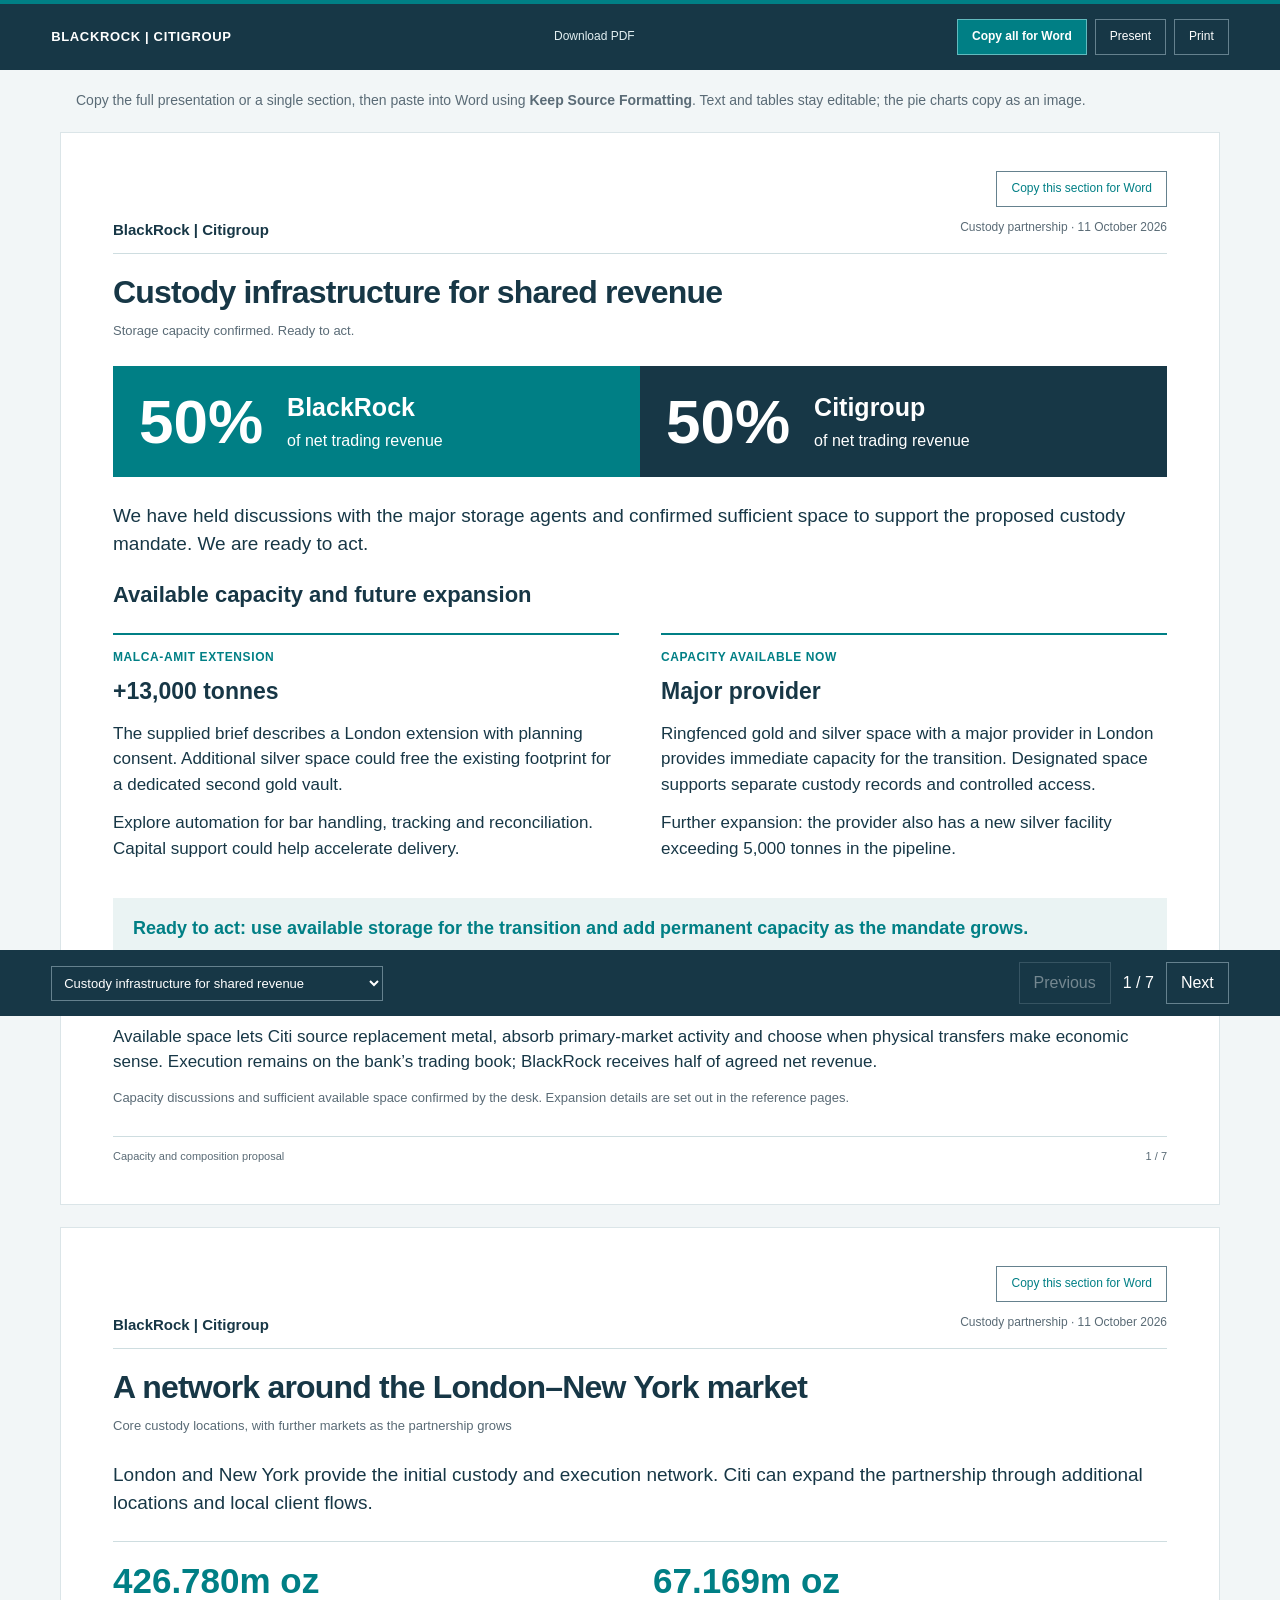
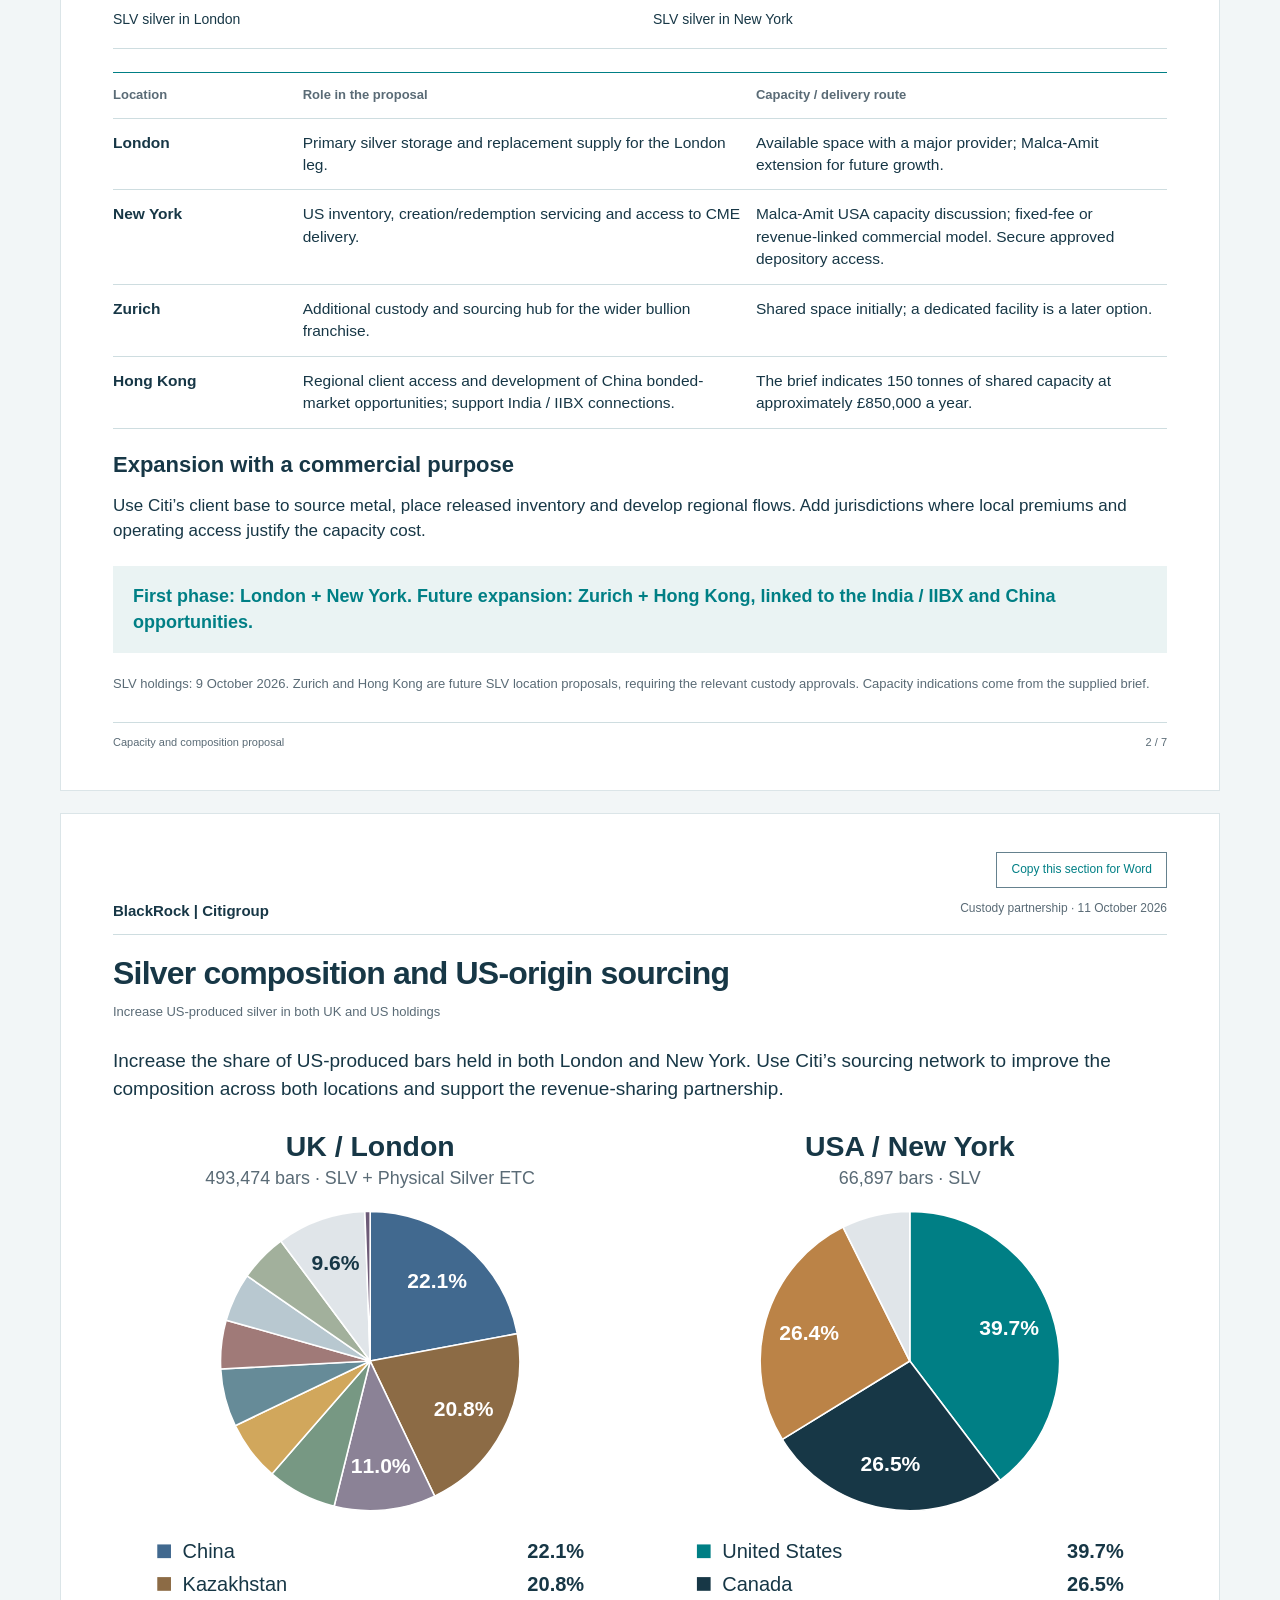
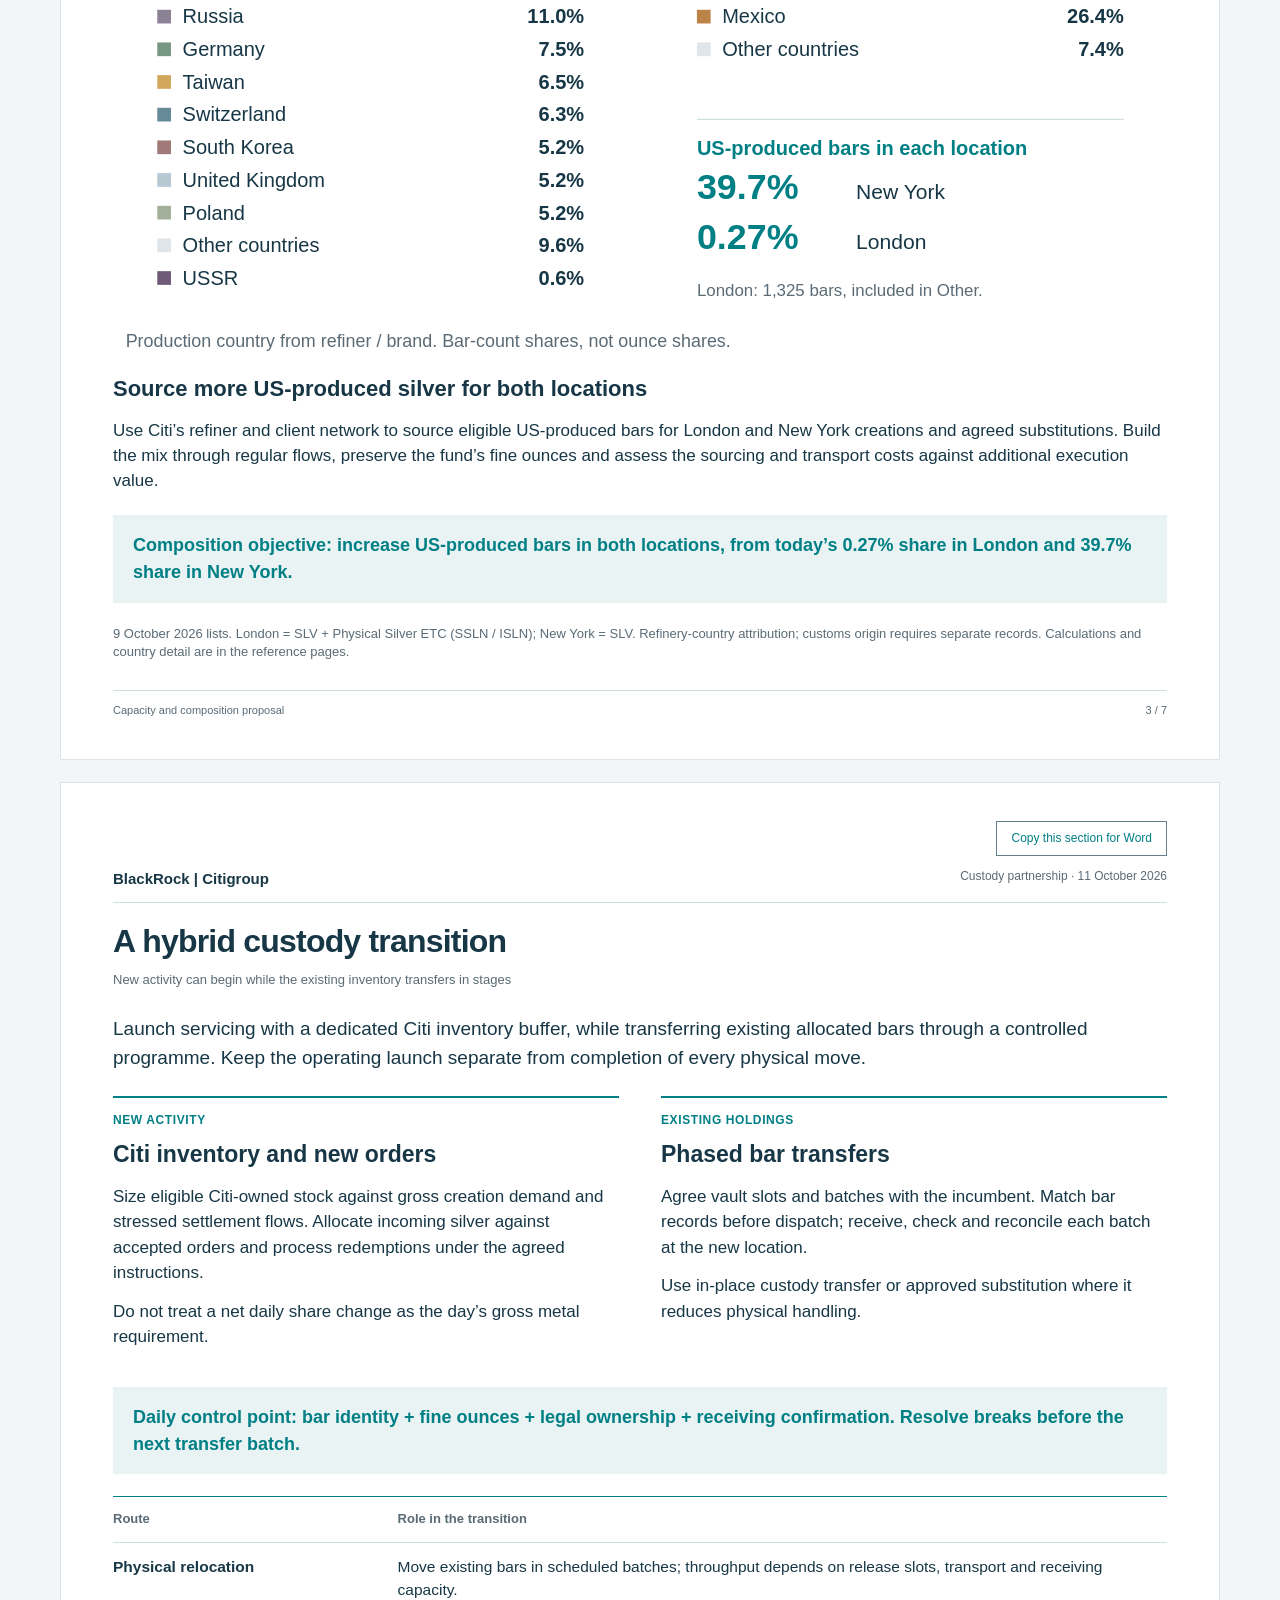
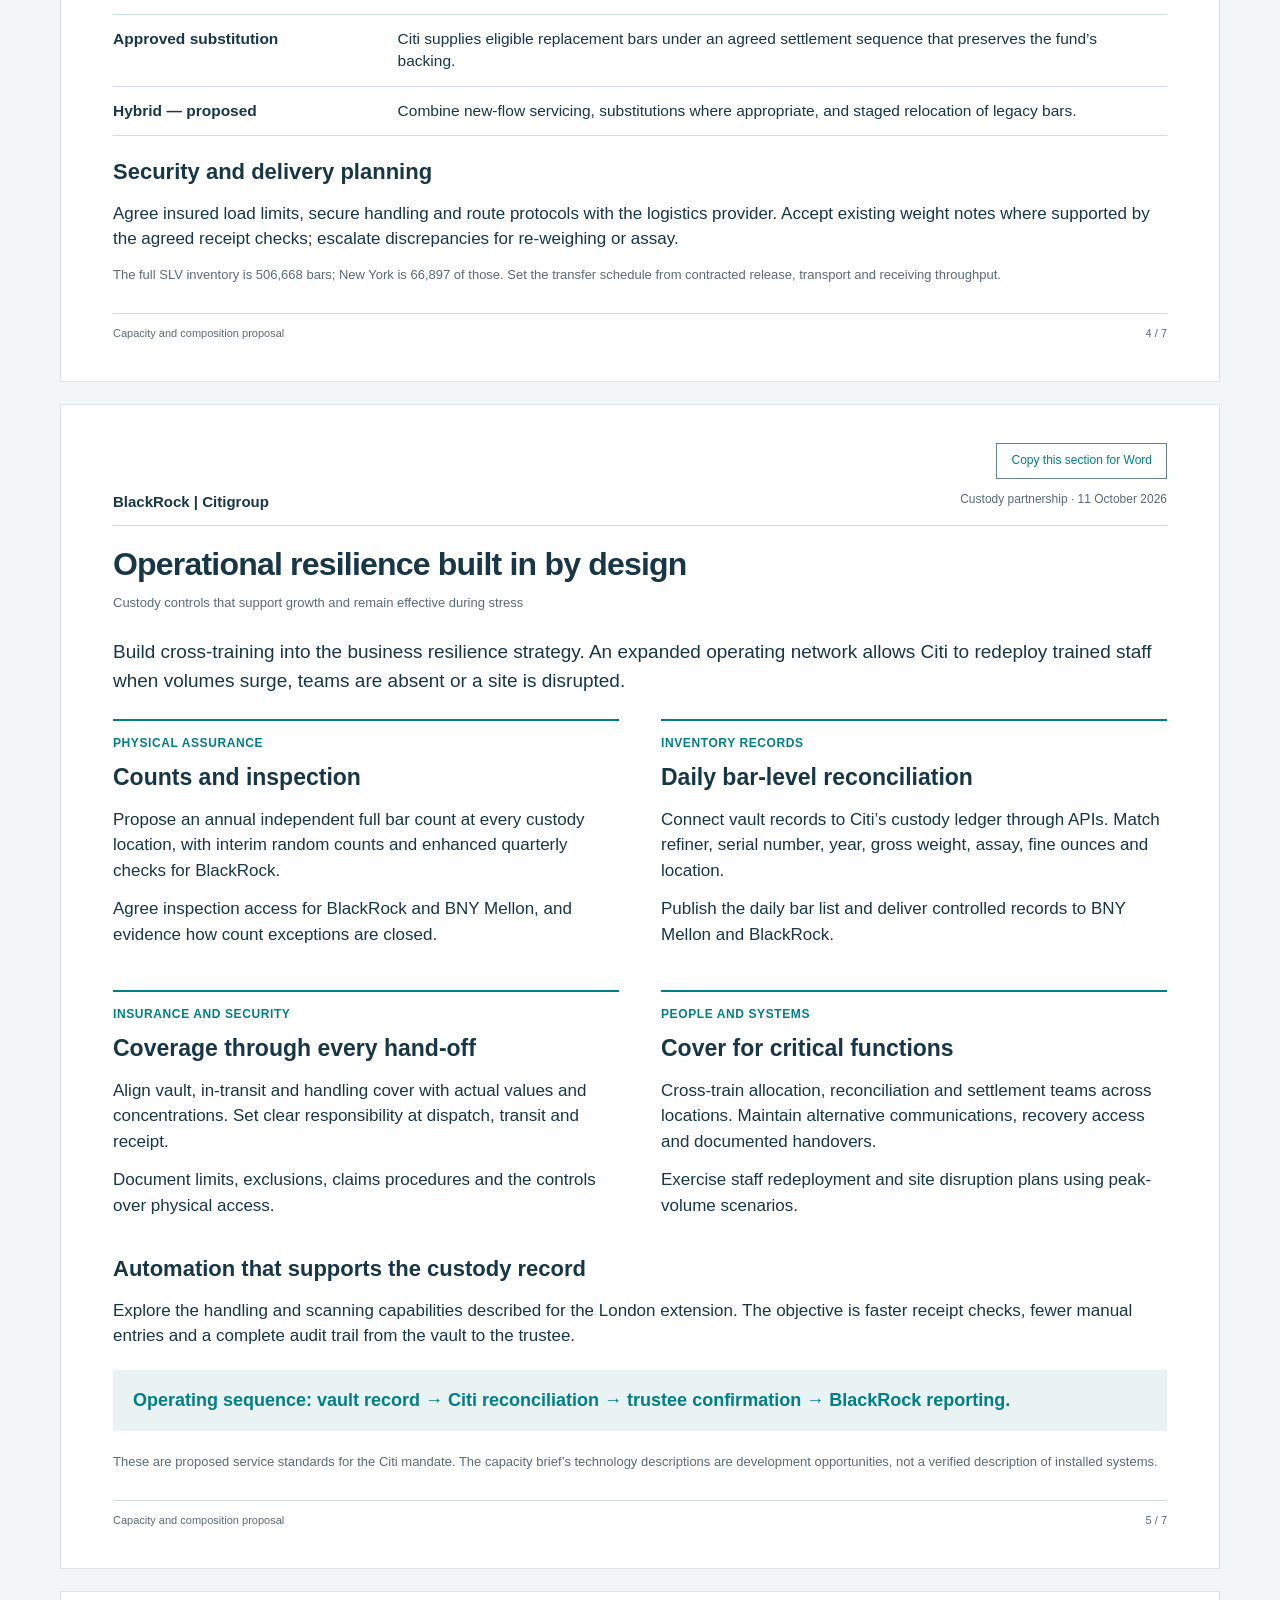
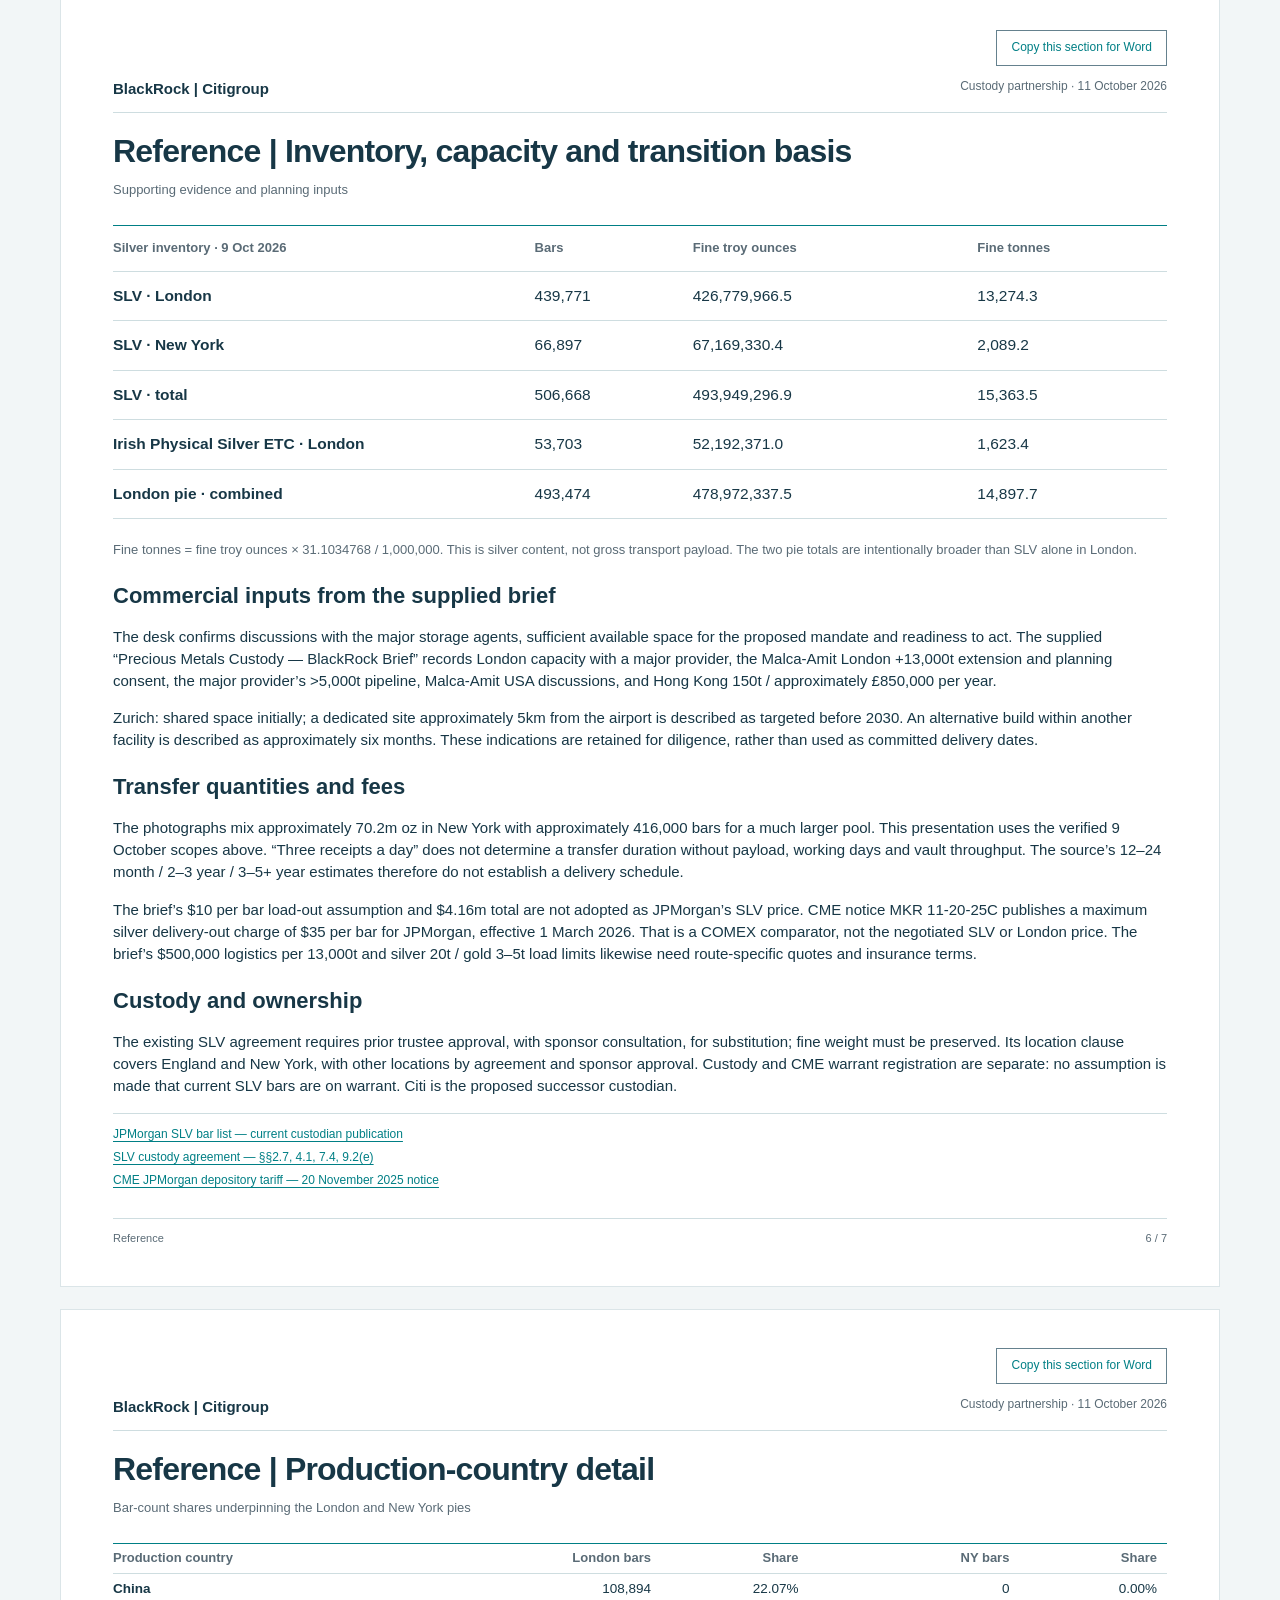
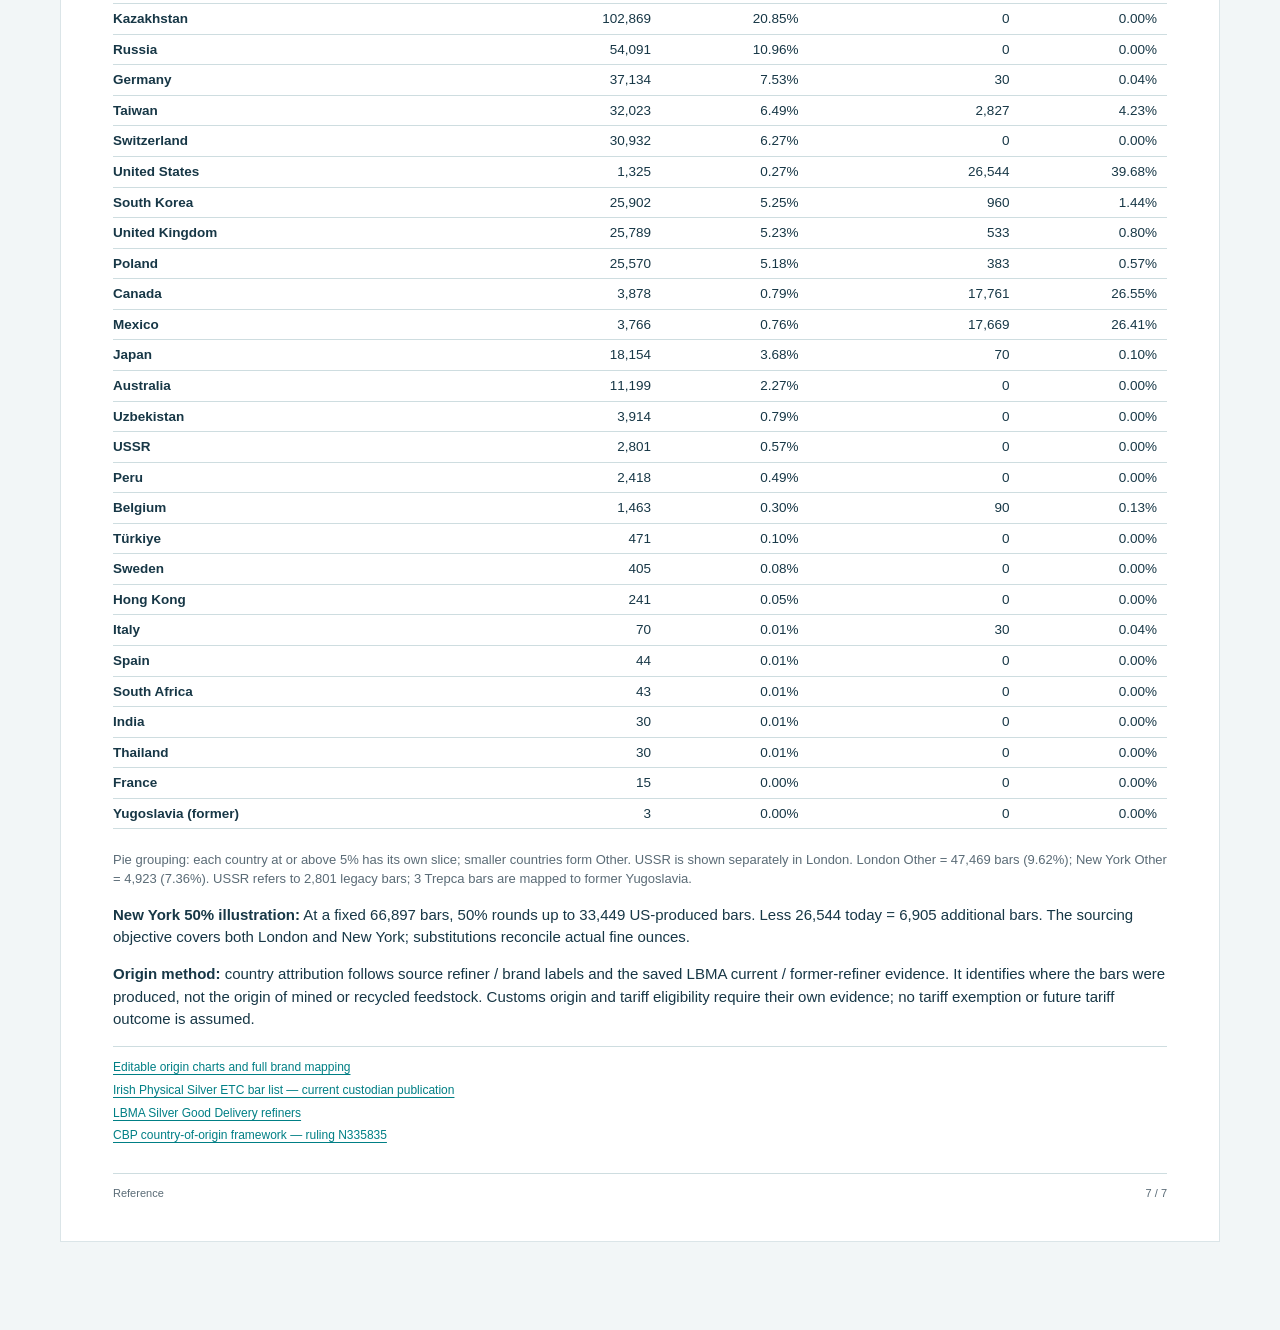
<file: index.html>
<!doctype html><html lang="en"><head><meta charset="utf-8"><meta name="viewport" content="width=device-width,initial-scale=1"><meta http-equiv="refresh" content="0; url=mathsgame/"><title>BlackRock | Citigroup</title></head><body><p><a href="mathsgame/">Open the custody capacity and silver composition presentation</a></p></body></html>
</file>
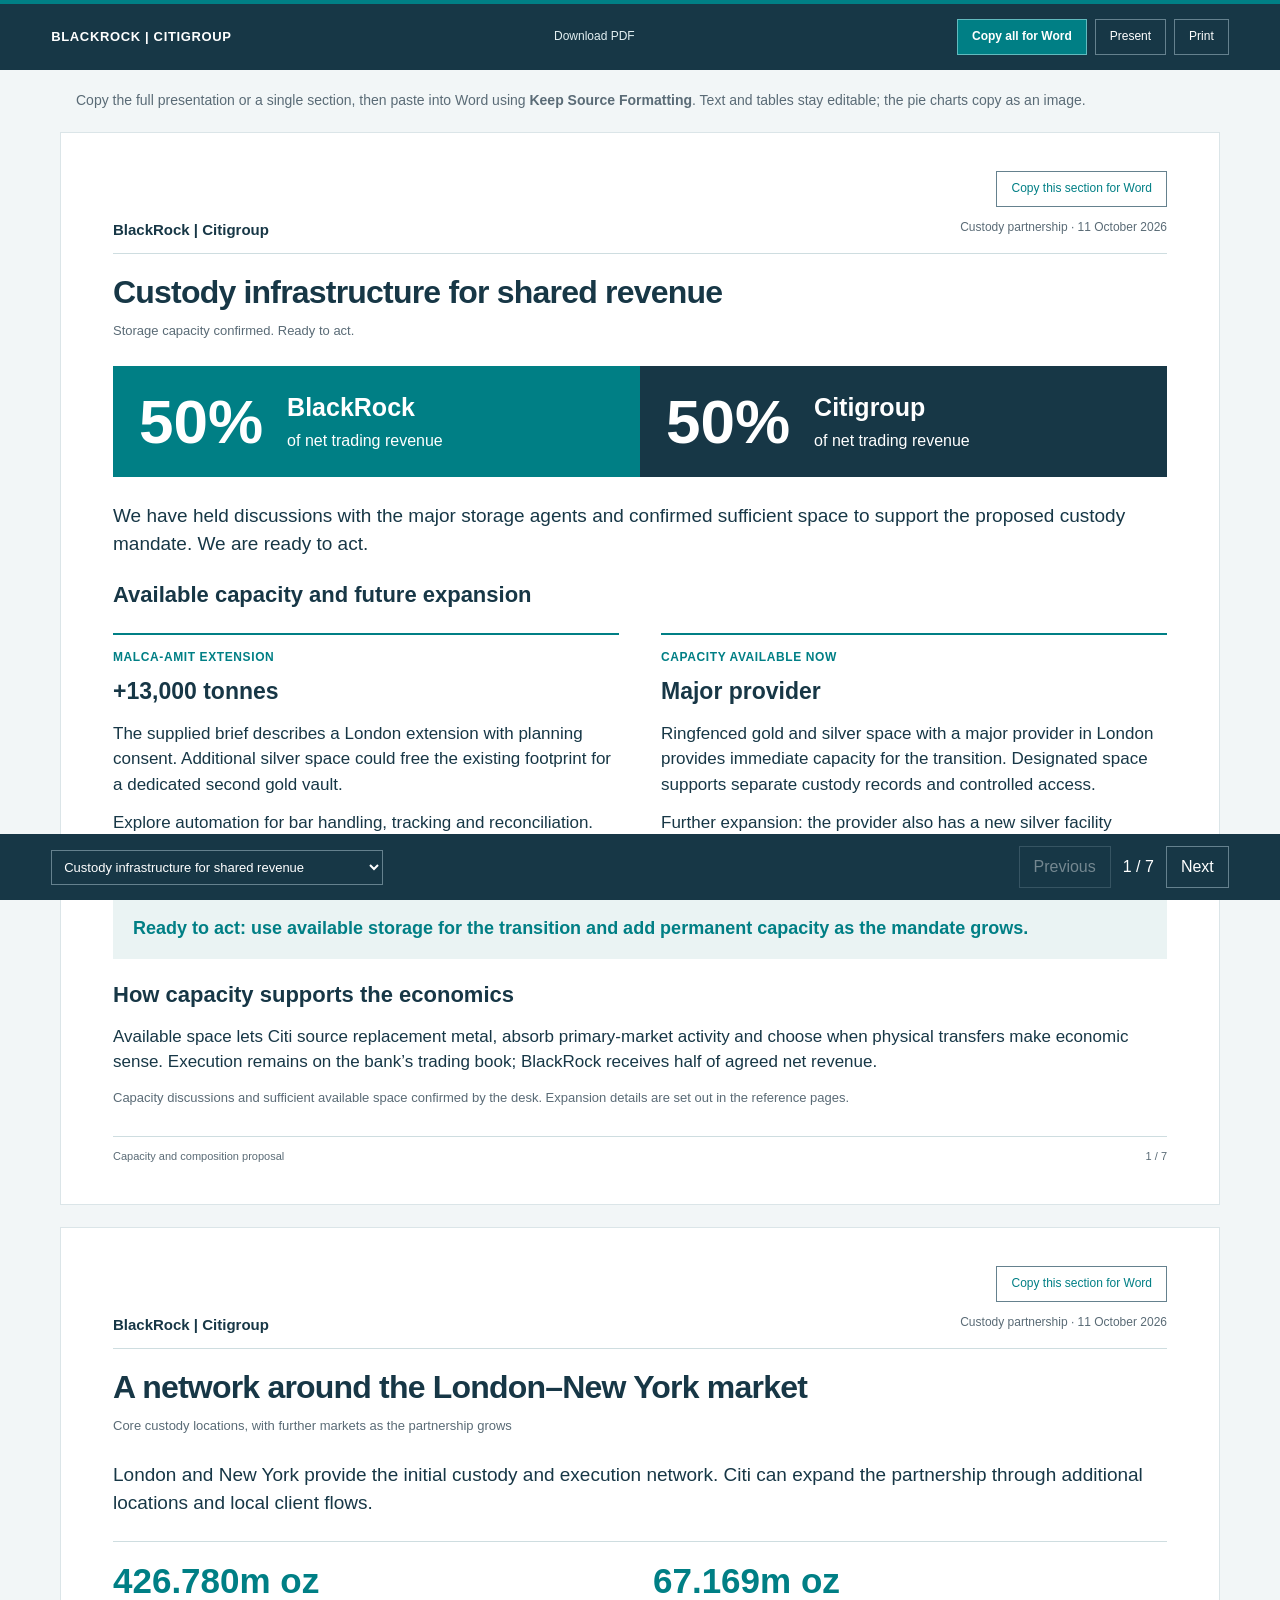
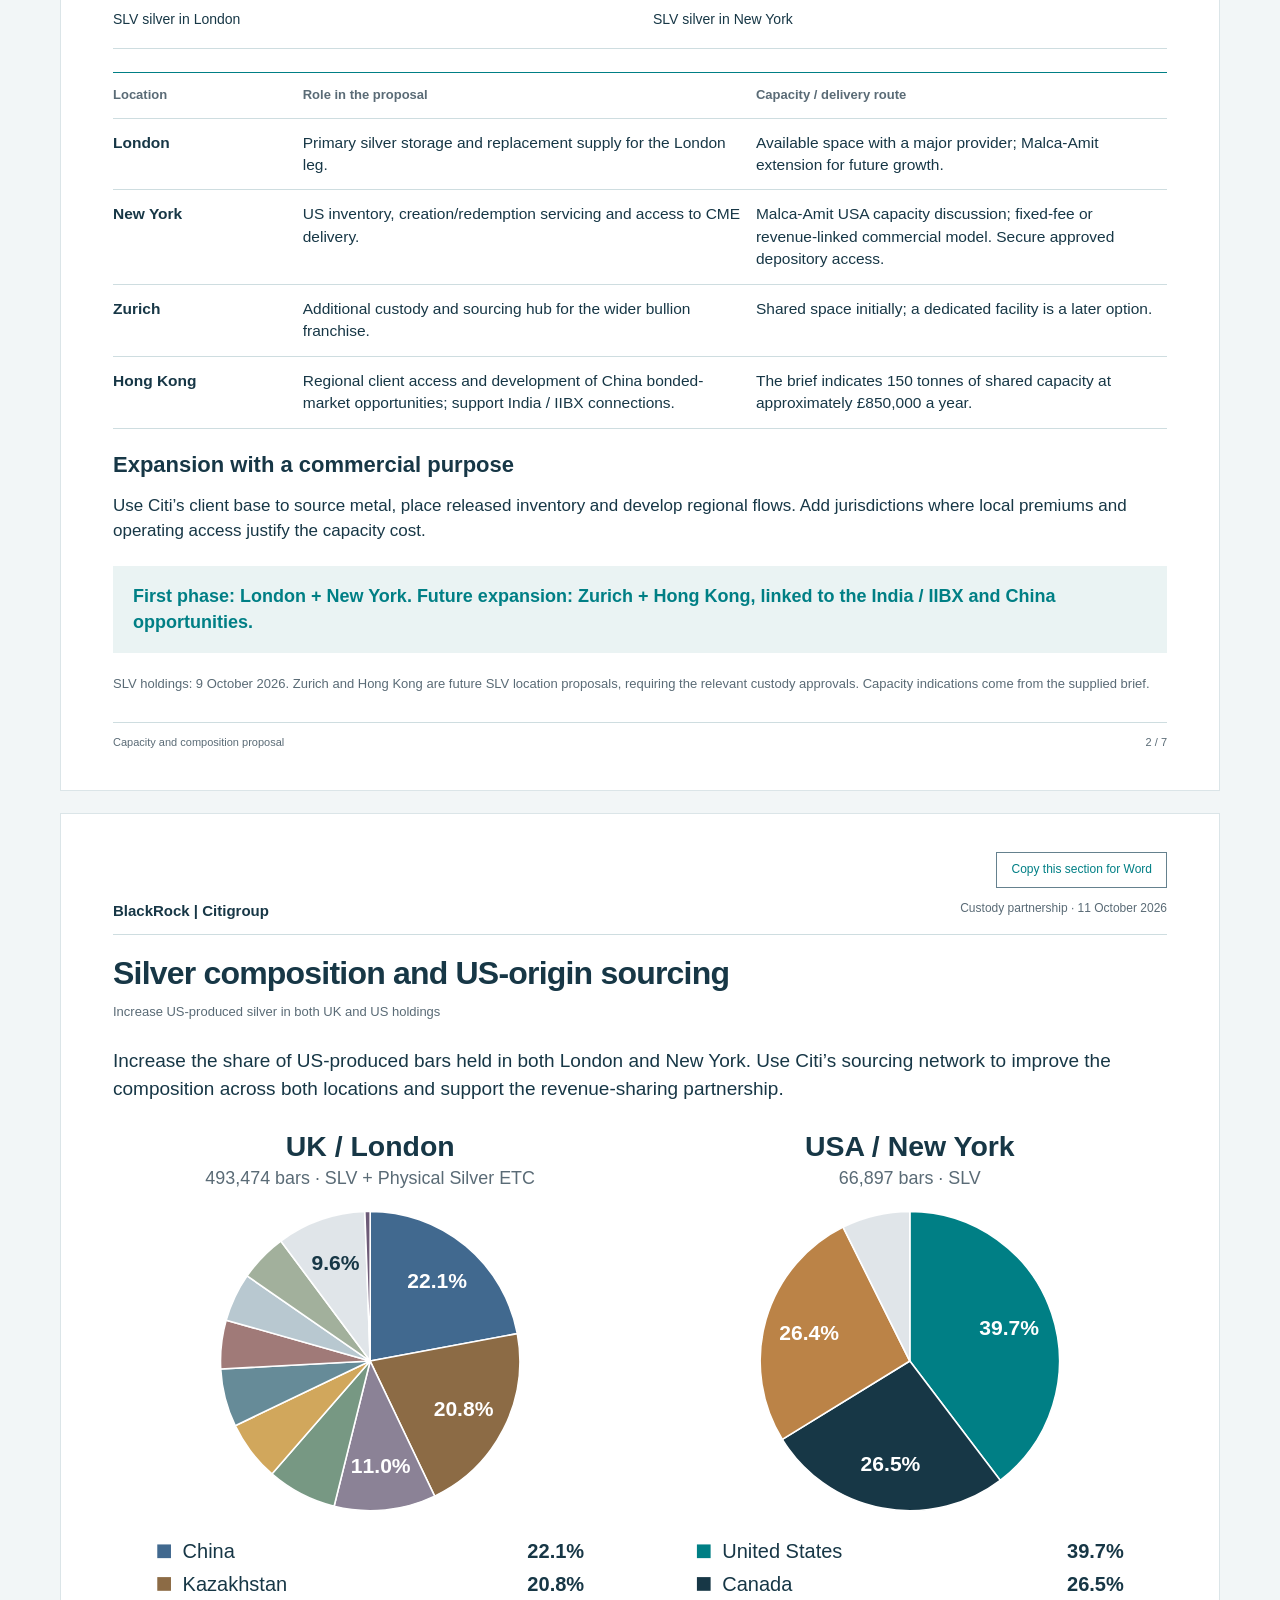
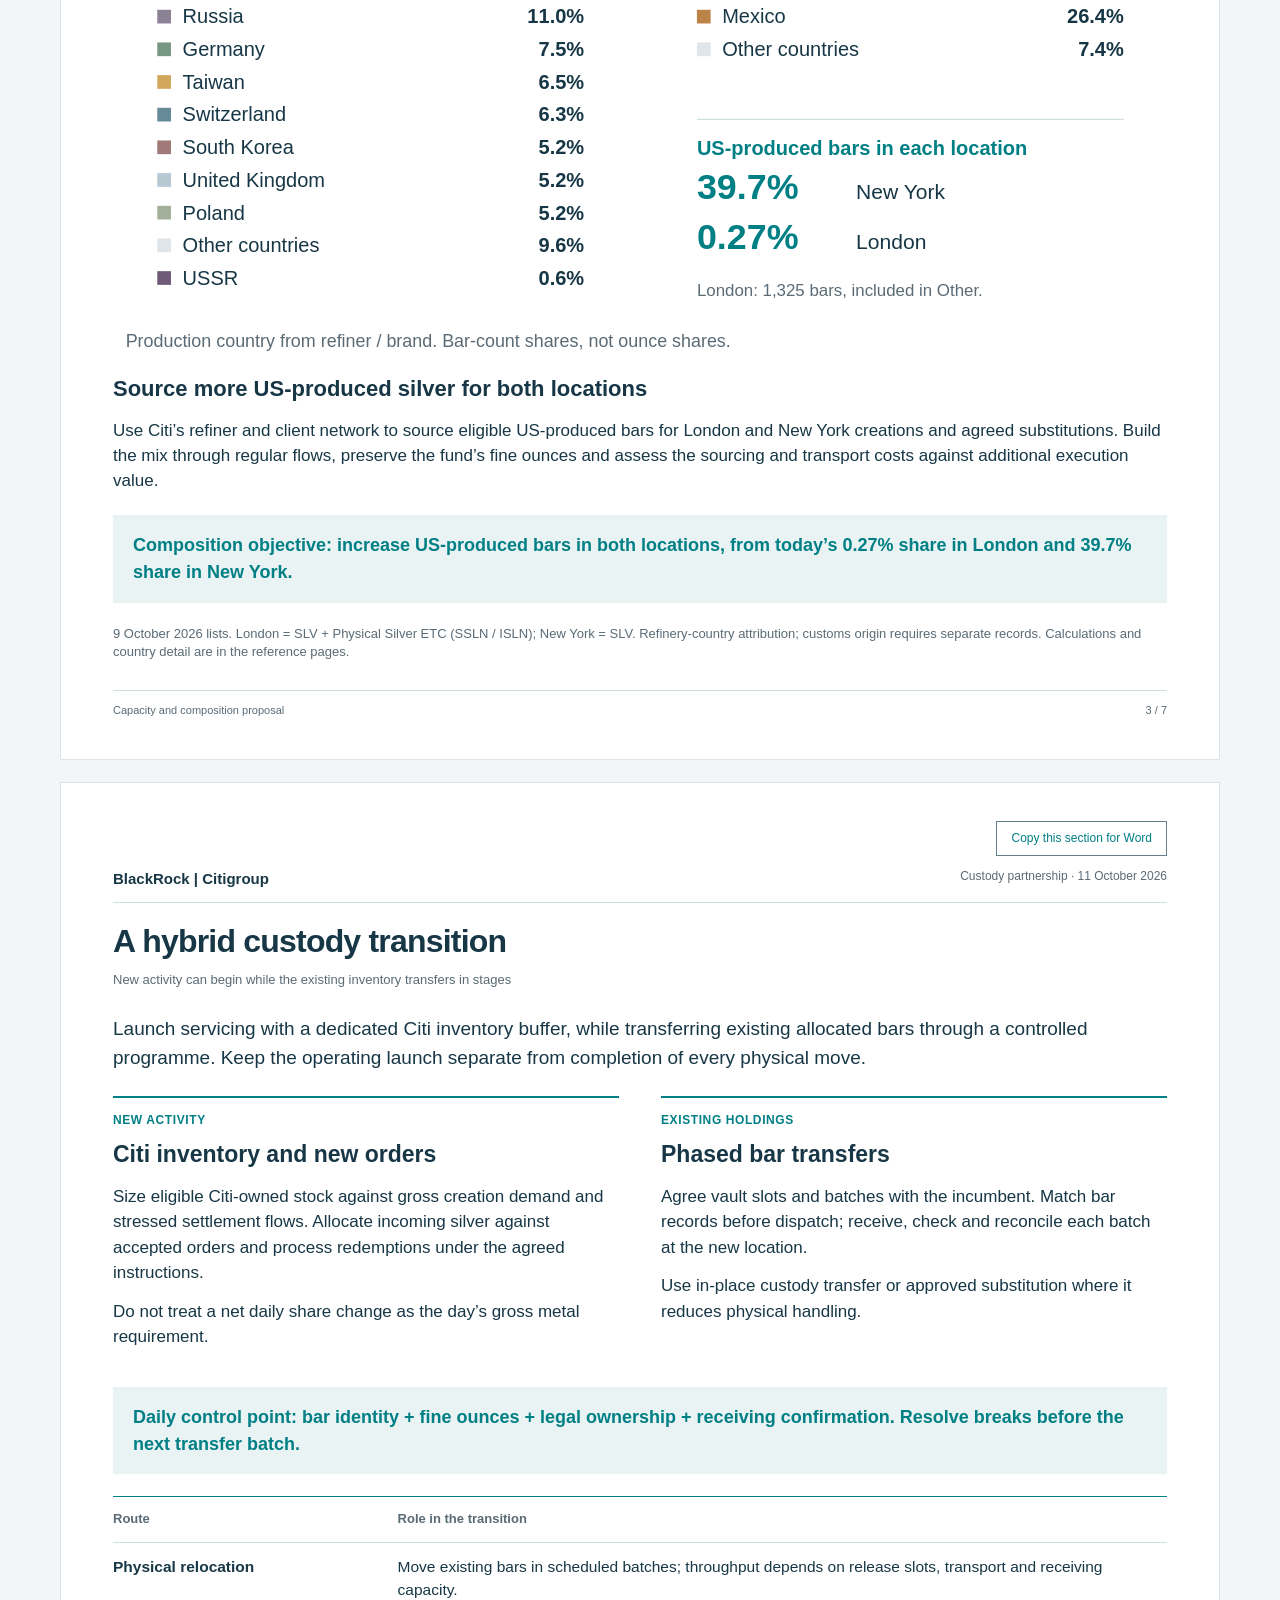
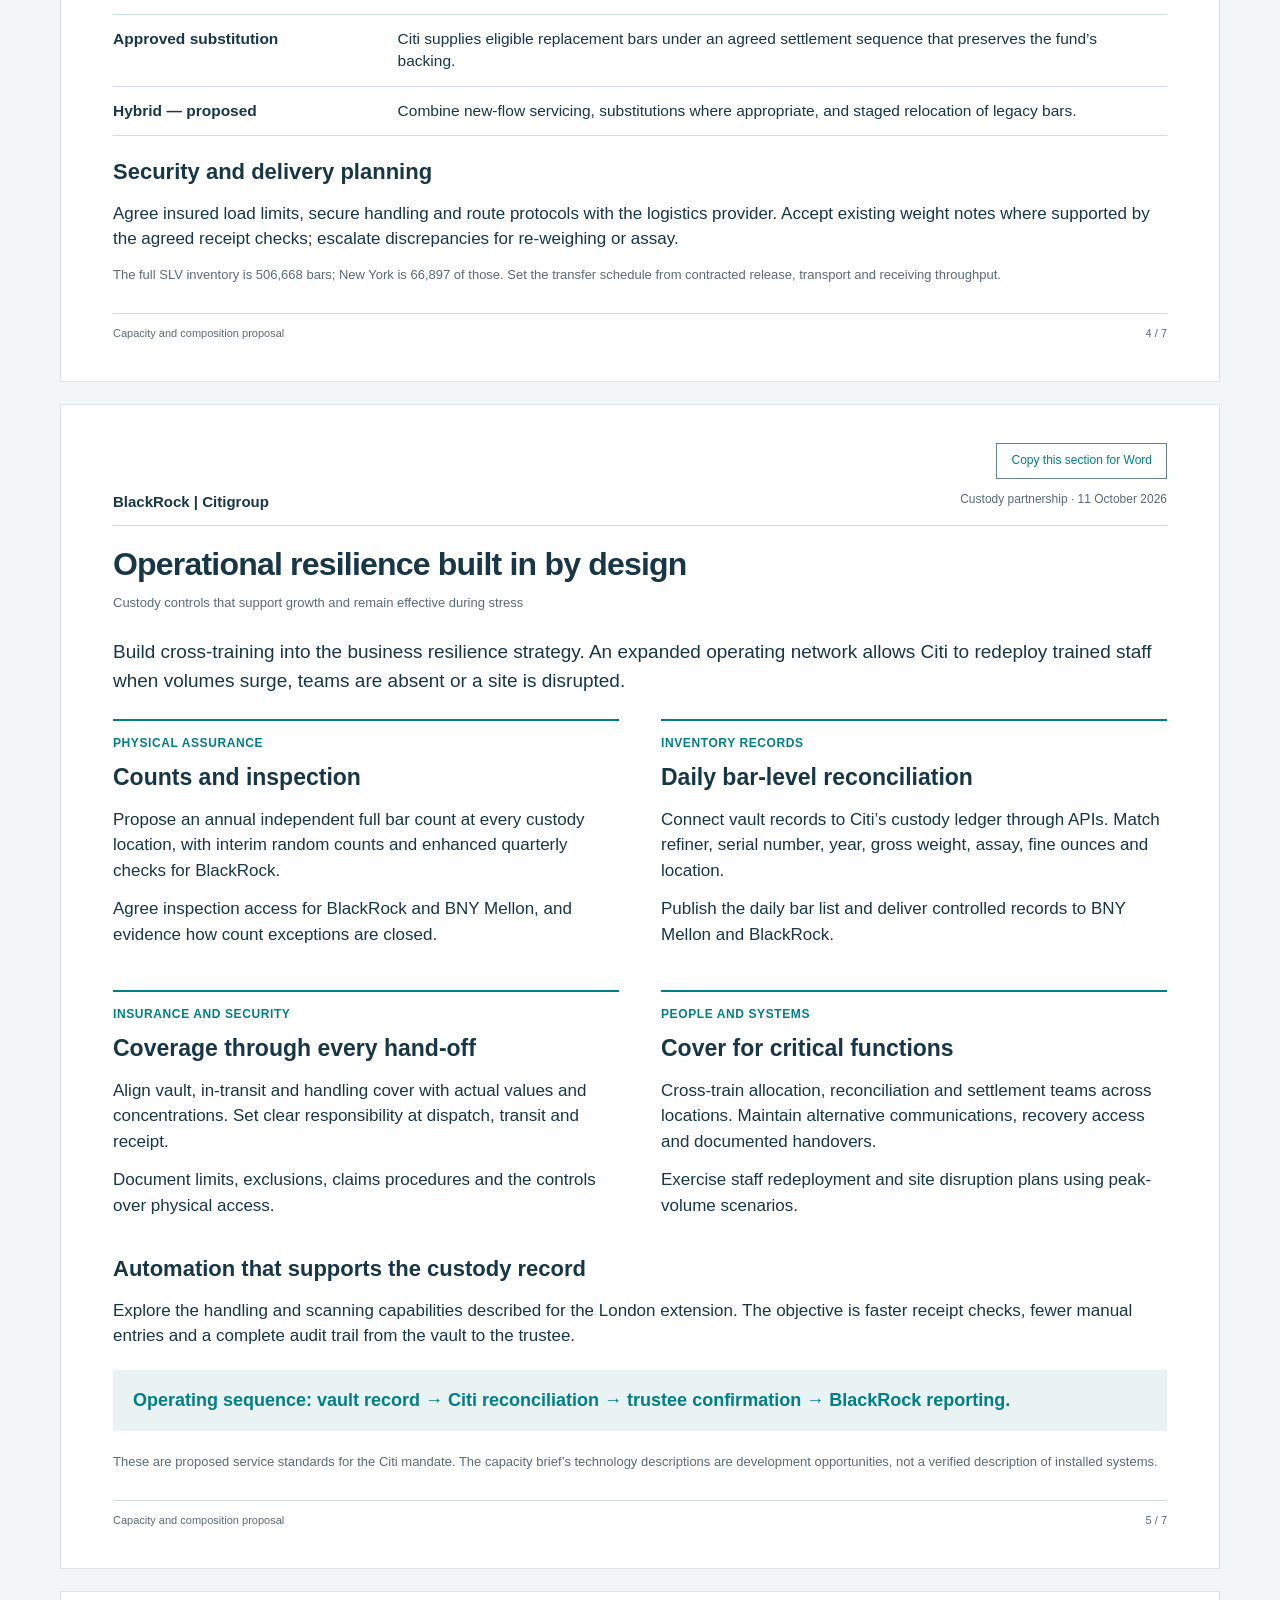
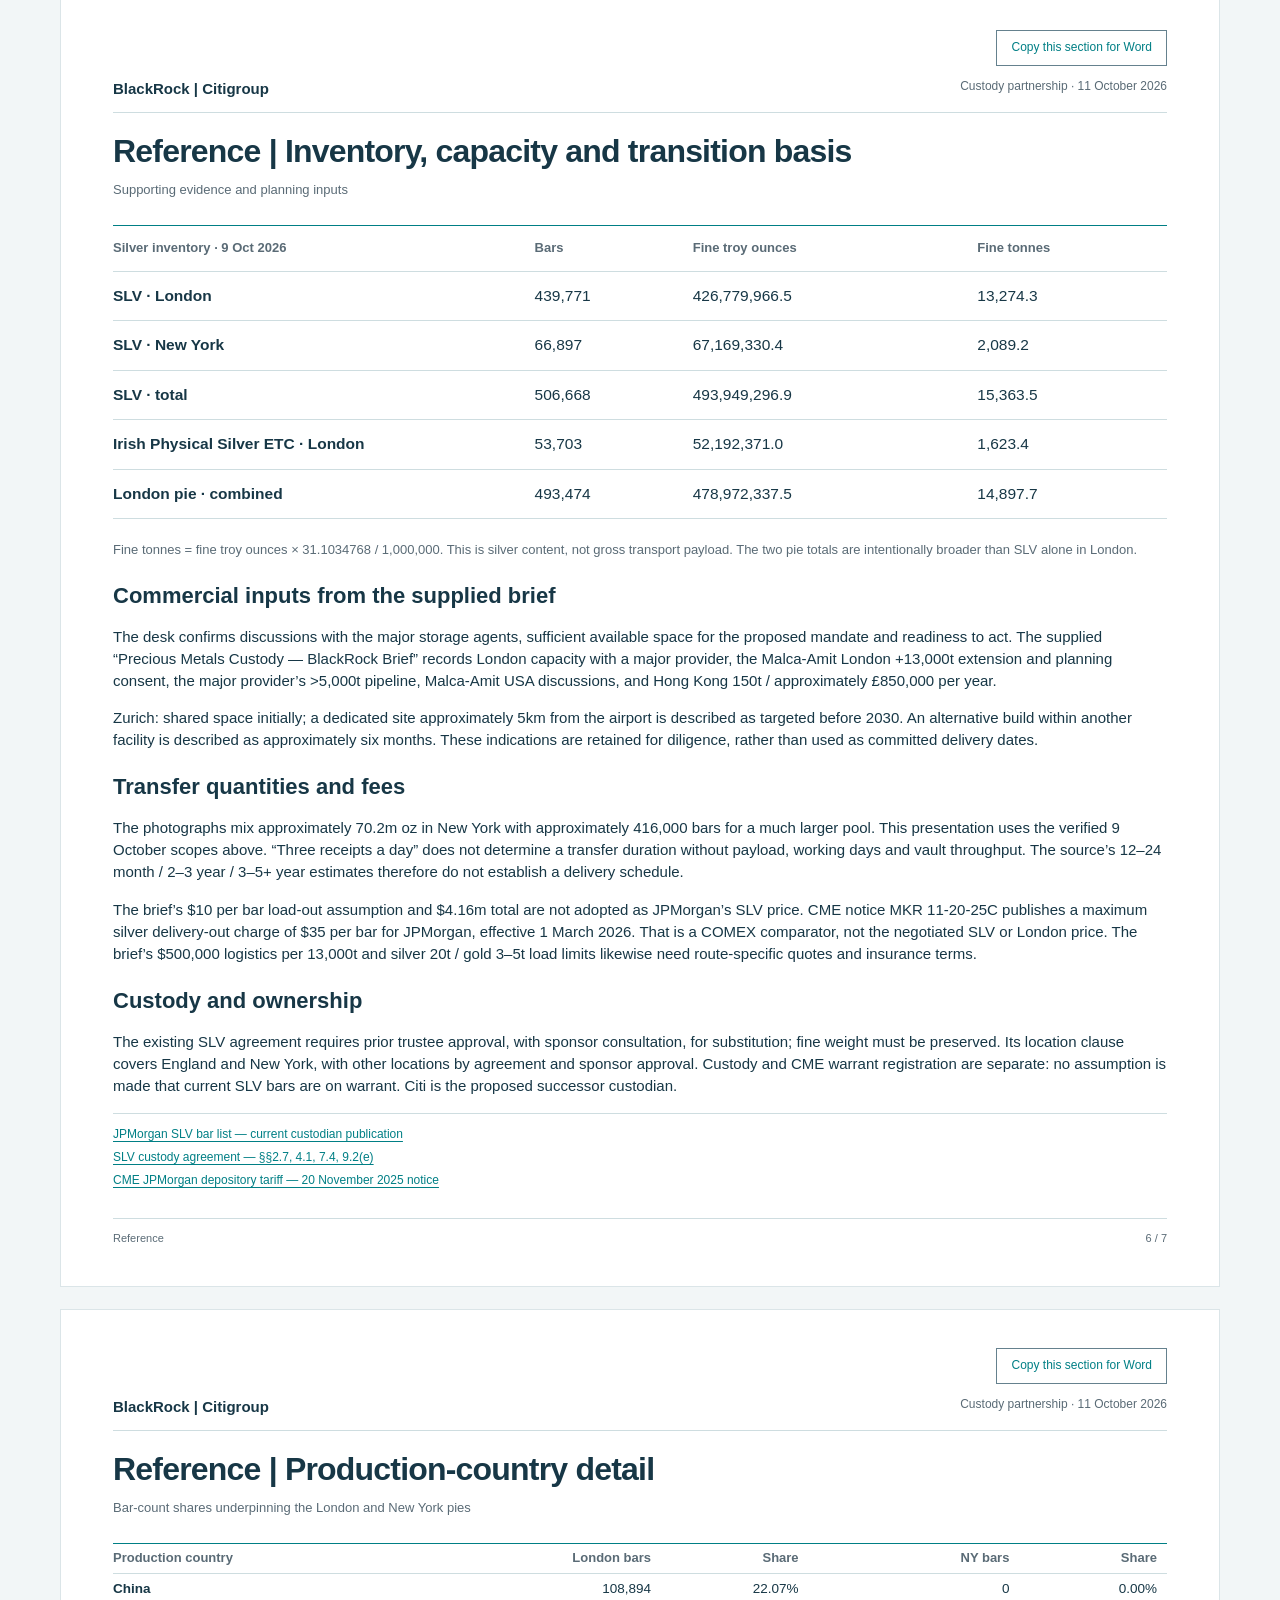
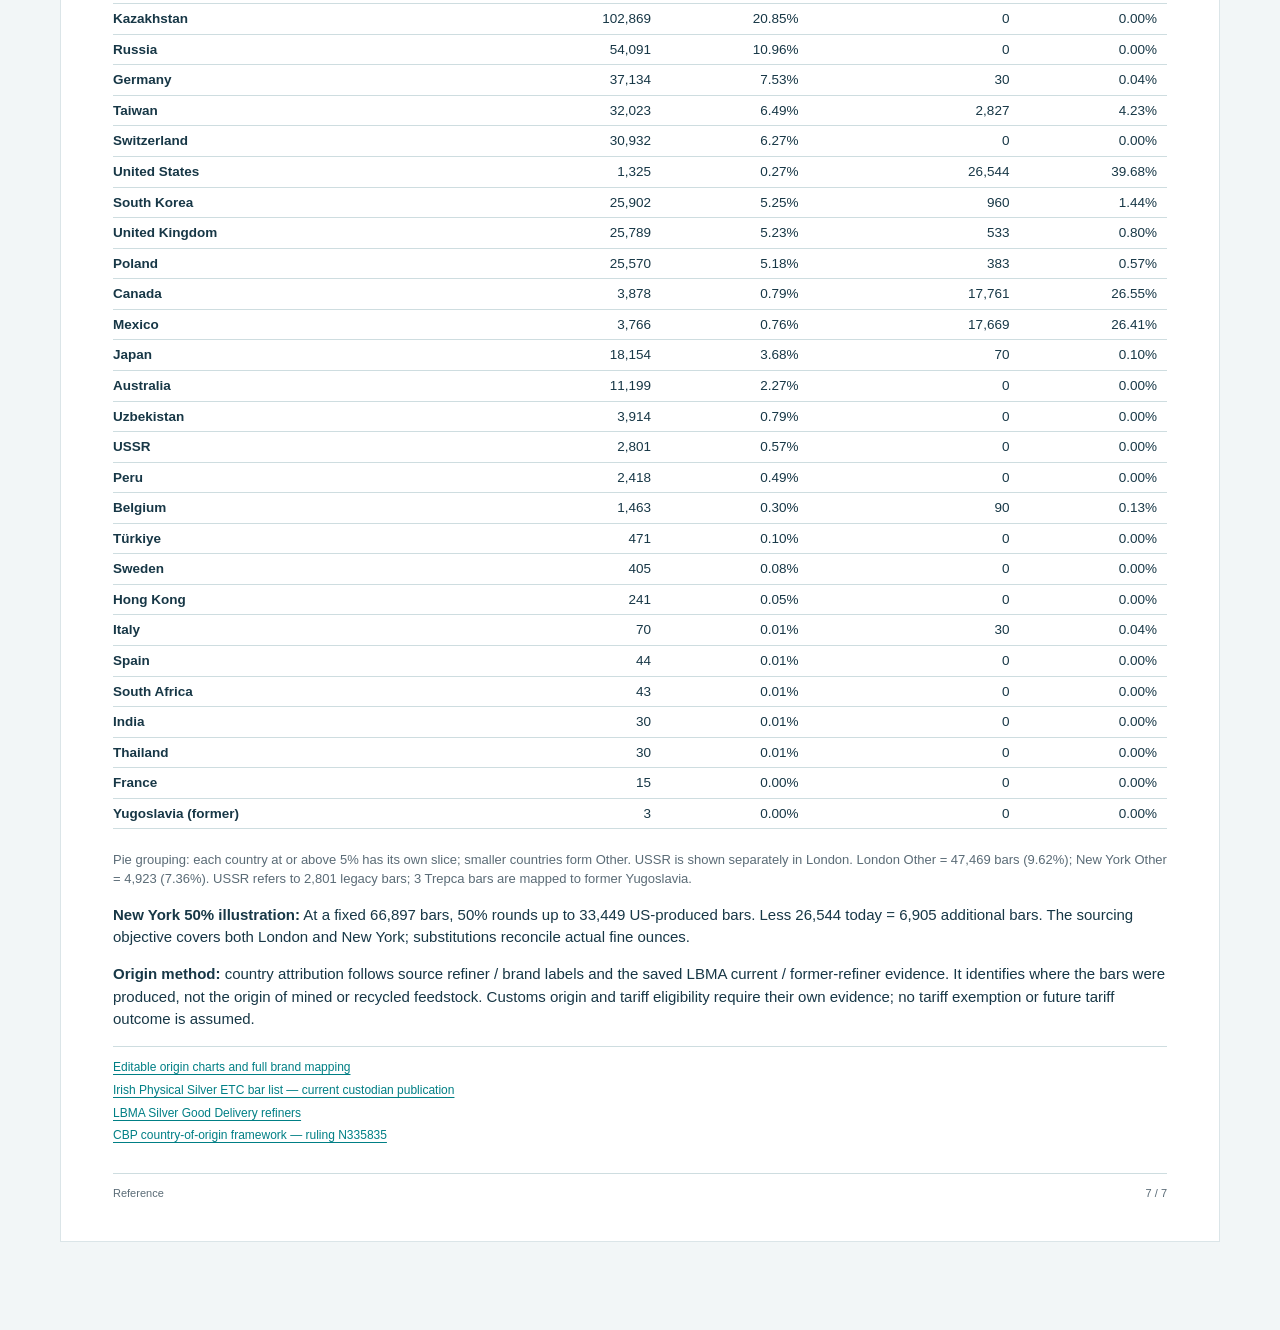
<file: mathsgame/index.html>
<!doctype html><html lang="en"><head><meta charset="utf-8"><meta name="viewport" content="width=device-width,initial-scale=1"><title>BlackRock | Citigroup — Custody capacity and silver composition</title><style>
:root{--ink:#173746;--teal:#007f85;--muted:#5a6b76;--line:#cedde0}*{box-sizing:border-box}body{margin:0;background:#f2f6f7;color:var(--ink);font:16px/1.48 "Segoe UI",Arial,sans-serif}a{color:var(--teal);text-underline-offset:3px}button,select{font:inherit}button{border:1px solid #65818e;padding:8px 14px;background:transparent;color:inherit;cursor:pointer}button:focus-visible,a:focus-visible,select:focus-visible{outline:3px solid #ad7b44;outline-offset:3px}header{background:var(--ink);color:#fff;border-top:4px solid var(--teal);padding:15px 4vw;display:flex;align-items:center;gap:22px;justify-content:space-between;flex-wrap:wrap;font-size:12px}header strong{font-size:13px;letter-spacing:.05em}header nav{display:flex;gap:20px;flex-wrap:wrap}header a{color:#e3f0f2;text-decoration:none}header .buttons{display:flex;gap:8px}.slide{background:white;max-width:1160px;margin:22px auto;padding:38px 52px 40px;border:1px solid #dbe5e8;scroll-margin-top:16px}.doc-head{display:flex;justify-content:space-between;gap:15px;font-size:12px;color:var(--muted);border-bottom:1px solid var(--line);padding-bottom:12px;margin-bottom:20px}.doc-head strong{font-size:15px;color:var(--ink)}h1{font-size:32px;font-weight:700;line-height:1.18;letter-spacing:-.025em;margin:0 0 9px}.subtitle{font-size:13px;color:var(--muted);margin:0 0 26px}h2{font-size:22px;line-height:1.3;margin:22px 0 12px}h3{font-size:23px;line-height:1.25;margin:10px 0 15px}.lead{font-size:19px;line-height:1.5;margin:22px 0}.body{font-size:17px;margin:14px 0}.note{font-size:13px;line-height:1.45;color:var(--muted);margin:15px 0}.small{font-size:15px}.band{background:#eaf3f3;color:var(--teal);padding:17px 20px;font-size:18px;font-weight:600;margin:22px 0}.share{display:grid;grid-template-columns:1fr 1fr;margin:25px 0}.share>div{background:var(--teal);color:white;padding:24px 26px;display:flex;gap:24px;align-items:center}.share>div+div{background:var(--ink)}.share strong{font-size:62px;line-height:1}.share span{font-size:16px;line-height:1.4}.share b{display:block;font-size:25px;margin-bottom:5px}.grid{display:grid;grid-template-columns:1fr 1fr;gap:30px 42px;margin:24px 0}.grid>div{border-top:2px solid var(--teal);padding-top:14px}.grid p{font-size:17px;line-height:1.5;margin:13px 0}.label{font-size:12px;font-weight:700;color:var(--teal);letter-spacing:.05em}.metrics{display:flex;gap:26px;border-top:1px solid var(--line);border-bottom:1px solid var(--line);padding:18px 0;margin:23px 0}.metrics>div{flex:1}.metrics strong{display:block;font-size:35px;color:var(--teal);line-height:1.2}.metrics span{display:block;font-size:14px;margin-top:7px}table{border-collapse:collapse;width:100%;table-layout:fixed;margin:22px 0;font-size:15.5px;line-height:1.45}th,td{text-align:left;padding:13px 12px 13px 0;vertical-align:top;border-bottom:1px solid var(--line);overflow-wrap:anywhere}th{font-size:13px;border-top:1px solid var(--teal);color:var(--muted)}td:first-child{font-weight:600}figure{margin:20px 0}figure svg{width:100%;height:auto;display:block}.flow{list-style:none;padding:0;counter-reset:step;margin:23px 0}.flow li{counter-increment:step;position:relative;padding:15px 0 16px 47px;border-top:1px solid var(--line)}.flow li:before{content:counter(step);position:absolute;left:0;top:17px;font-size:21px;font-weight:700;color:var(--teal)}.flow li:not(:last-child):after{content:'↓';position:absolute;left:2px;bottom:-12px;background:white;color:var(--teal);font-size:20px;z-index:1}.flow h3{font-size:21px;margin:0 0 7px}.flow p{font-size:17px;margin:0}.sources{border-top:1px solid var(--line);padding-top:12px;margin-top:16px;font-size:12px;display:flex;flex-direction:column;gap:5px}.countries{font-size:13.5px}.countries th,.countries td{padding:5px 10px 5px 0}.countries td:not(:first-child),.countries th:not(:first-child){text-align:right;font-variant-numeric:tabular-nums}.page-foot{margin-top:28px;padding-top:11px;border-top:1px solid var(--line);display:flex;justify-content:space-between;color:var(--muted);font-size:11px}.navigation{position:sticky;bottom:0;background:var(--ink);color:white;display:flex;justify-content:space-between;align-items:center;padding:12px 4vw;gap:15px;z-index:3}.navigation select{background:var(--ink);color:white;border:1px solid #65818e;padding:8px;max-width:65%;font-size:13px}.navigation>div{display:flex;gap:12px;align-items:center}.present .slide{display:none}.present .slide.active{display:block}.present .slide{min-height:calc(100vh - 174px)}button:disabled{opacity:.4;cursor:default}
@media(max-width:800px){.slide{padding:25px 20px;margin:12px 0;border:0}h1{font-size:26px}.grid{gap:20px}.share>div{display:block;padding:19px}.share strong{font-size:46px}.share b{font-size:20px}.share span{font-size:12px}.metrics strong{font-size:27px}.doc-head{font-size:10px}.navigation select{max-width:55%}.grid p,table{font-size:14px}.band{font-size:16px}.lead{font-size:17px}}
@media(max-width:520px){.grid{grid-template-columns:1fr}.metrics{gap:12px}.metrics strong{font-size:22px}.metrics span{font-size:12px}header nav{gap:12px}.navigation{flex-wrap:wrap}.navigation select{max-width:100%;width:100%}h3{font-size:21px}table{font-size:12px}.doc-head{display:none}}
@media print{@page{size:A4 portrait;margin:14mm}body{background:white;font-family:Arial,sans-serif}header,.navigation{display:none!important}.slide,.present .slide{display:block!important;min-height:0;margin:0;padding:0;border:0;max-width:none;break-after:page}.doc-head{font-size:8pt;margin-bottom:12pt;padding-bottom:7pt}.doc-head strong{font-size:10pt}h1{font-size:18pt;margin:0 0 5pt}.subtitle{font-size:8pt;margin:0 0 12pt}h2{font-size:12pt;margin:13pt 0 7pt}h3{font-size:15pt;margin:6pt 0 9pt}.lead{font-size:11pt;margin:12pt 0}.body,.grid p{font-size:10pt;margin:8pt 0}.note{font-size:8pt;margin:8pt 0}.small{font-size:8.8pt}.band{font-size:10pt;padding:9pt 11pt;margin:12pt 0}.share{margin:14pt 0}.share>div{padding:13pt 14pt;gap:13pt}.share strong{font-size:35pt}.share b{font-size:15pt}.share span{font-size:9pt}.grid{gap:16pt 23pt;margin:13pt 0}.grid>div{padding-top:8pt}.label{font-size:8pt}.metrics{padding:10pt 0;margin:13pt 0;gap:14pt}.metrics strong{font-size:22pt}.metrics span{font-size:8.5pt}table{font-size:9pt;margin:12pt 0}th{font-size:8pt}td,th{padding:7pt 6pt 7pt 0}.flow{margin:12pt 0}.flow li{padding:9pt 0 9pt 26pt}.flow li:before{font-size:12pt;top:9pt}.flow li:after{font-size:12pt!important}.flow h3{font-size:11pt;margin-bottom:4pt}.flow p{font-size:10pt}.sources{font-size:7.5pt;padding-top:7pt;gap:3pt}.countries{font-size:7.8pt}.countries th,.countries td{padding:2.7pt 6pt 2.7pt 0}.page-foot{margin-top:15pt;font-size:7.5pt}.slide#origins figure{max-width:500pt;margin:10pt auto}*{-webkit-print-color-adjust:exact;print-color-adjust:exact}}
</style><style>.copy-help{max-width:1160px;margin:20px auto 0;padding:0 16px;color:#5a6b76;font-size:14px}.copy-section{float:right;font-size:12px;color:#007f85;margin:0 0 12px 14px}.doc-head{clear:both}.copy-document{background:#007f85;border-color:#61babe;color:#fff;font-weight:600}#copy-status:empty{display:none}#copy-status{color:#007f85;font-weight:600;margin:8px 0}.copy-section[aria-busy=true],.copy-document[aria-busy=true]{opacity:.65}@media print{.no-copy,.copy-section{display:none!important}}</style></head><body><header><strong>BLACKROCK | CITIGROUP</strong><nav><a href="BlackRock-custody-capacity-and-origin-print.pdf" target="_blank" rel="noopener">Download PDF</a></nav><div class="buttons"><button class="copy-document">Copy all for Word</button><button id="mode" aria-pressed="false">Present</button><button id="print">Print</button></div></header><div class="copy-help no-copy">Copy the full presentation or a single section, then paste into Word using <strong>Keep Source Formatting</strong>. Text and tables stay editable; the pie charts copy as an image.<p id="copy-status" role="status" aria-live="polite"></p></div><main id="research-document"><section class="slide" id="capacity" aria-labelledby="title-1"><button class="copy-section" data-target="capacity">Copy this section for Word</button><div class="doc-head"><strong>BlackRock | Citigroup</strong><span>Custody partnership · 11 October 2026</span></div><h1 id="title-1">Custody infrastructure for shared revenue</h1><p class="subtitle">Storage capacity confirmed. Ready to act.</p><div class="share"><div><strong>50%</strong><span><b>BlackRock</b>of net trading revenue</span></div><div><strong>50%</strong><span><b>Citigroup</b>of net trading revenue</span></div></div><p class="lead">We have held discussions with the major storage agents and confirmed sufficient space to support the proposed custody mandate. We are ready to act.</p><h2>Available capacity and future expansion</h2><div class="grid"><div><div class="label">MALCA-AMIT EXTENSION</div><h3>+13,000 tonnes</h3><p>The supplied brief describes a London extension with planning consent. Additional silver space could free the existing footprint for a dedicated second gold vault.</p><p>Explore automation for bar handling, tracking and reconciliation. Capital support could help accelerate delivery.</p></div><div><div class="label">CAPACITY AVAILABLE NOW</div><h3>Major provider</h3><p>Ringfenced gold and silver space with a major provider in London provides immediate capacity for the transition. Designated space supports separate custody records and controlled access.</p><p>Further expansion: the provider also has a new silver facility exceeding 5,000 tonnes in the pipeline.</p></div></div><p class="band">Ready to act: use available storage for the transition and add permanent capacity as the mandate grows.</p><h2>How capacity supports the economics</h2><p class="body">Available space lets Citi source replacement metal, absorb primary-market activity and choose when physical transfers make economic sense. Execution remains on the bank’s trading book; BlackRock receives half of agreed net revenue.</p><p class="note">Capacity discussions and sufficient available space confirmed by the desk. Expansion details are set out in the reference pages.</p><div class="page-foot"><span>Capacity and composition proposal</span><span>1 / 7</span></div></section><section class="slide" id="network" aria-labelledby="title-2"><button class="copy-section" data-target="network">Copy this section for Word</button><div class="doc-head"><strong>BlackRock | Citigroup</strong><span>Custody partnership · 11 October 2026</span></div><h1 id="title-2">A network around the London–New York market</h1><p class="subtitle">Core custody locations, with further markets as the partnership grows</p><p class="lead">London and New York provide the initial custody and execution network. Citi can expand the partnership through additional locations and local client flows.</p><div class="metrics"><div><strong>426.780m oz</strong><span>SLV silver in London</span></div><div><strong>67.169m oz</strong><span>SLV silver in New York</span></div></div><table class=""><colgroup><col style="width:18.0%"><col style="width:43.0%"><col style="width:39.0%"></colgroup><thead><tr><th>Location</th><th>Role in the proposal</th><th>Capacity / delivery route</th></tr></thead><tbody><tr><td>London</td><td>Primary silver storage and replacement supply for the London leg.</td><td>Available space with a major provider; Malca-Amit extension for future growth.</td></tr><tr><td>New York</td><td>US inventory, creation/redemption servicing and access to CME delivery.</td><td>Malca-Amit USA capacity discussion; fixed-fee or revenue-linked commercial model. Secure approved depository access.</td></tr><tr><td>Zurich</td><td>Additional custody and sourcing hub for the wider bullion franchise.</td><td>Shared space initially; a dedicated facility is a later option.</td></tr><tr><td>Hong Kong</td><td>Regional client access and development of China bonded-market opportunities; support India / IIBX connections.</td><td>The brief indicates 150 tonnes of shared capacity at approximately £850,000 a year.</td></tr></tbody></table><h2>Expansion with a commercial purpose</h2><p class="body">Use Citi’s client base to source metal, place released inventory and develop regional flows. Add jurisdictions where local premiums and operating access justify the capacity cost.</p><p class="band">First phase: London + New York. Future expansion: Zurich + Hong Kong, linked to the India / IIBX and China opportunities.</p><p class="note">SLV holdings: 9 October 2026. Zurich and Hong Kong are future SLV location proposals, requiring the relevant custody approvals. Capacity indications come from the supplied brief.</p><div class="page-foot"><span>Capacity and composition proposal</span><span>2 / 7</span></div></section><section class="slide" id="origins" aria-labelledby="title-3"><button class="copy-section" data-target="origins">Copy this section for Word</button><div class="doc-head"><strong>BlackRock | Citigroup</strong><span>Custody partnership · 11 October 2026</span></div><h1 id="title-3">Silver composition and US-origin sourcing</h1><p class="subtitle">Increase US-produced silver in both UK and US holdings</p><p class="lead">Increase the share of US-produced bars held in both London and New York. Use Citi’s sourcing network to improve the composition across both locations and support the revenue-sharing partnership.</p><figure><svg xmlns="http://www.w3.org/2000/svg" width="1000" height="785" viewbox="0 0 1000 785" role="img" aria-label="Silver production countries by bar count: London and New York"><rect width="1000" height="785" fill="white"></rect><text x="244" y="28" font-family="Arial" font-size="27" fill="#173746" font-weight="bold" text-anchor="middle">UK / London</text><text x="244" y="55" font-family="Arial" font-size="17" fill="#5a6b76" font-weight="normal" text-anchor="middle">493,474 bars · SLV + Physical Silver ETC</text><path d="M 244 223 L 244.0000 81.0000 A 142 142 0 0 1 383.5953 196.9777 Z" fill="#41698f" stroke="white" stroke-width="1.5"></path><text x="307.52" y="153.54" font-family="Arial" font-size="20" fill="white" font-weight="bold" text-anchor="middle">22.1%</text><path d="M 244 223 L 383.5953 196.9777 A 142 142 0 0 1 305.1645 351.1519 Z" fill="#8c6b45" stroke="white" stroke-width="1.5"></path><text x="332.6" y="275.07" font-family="Arial" font-size="20" fill="white" font-weight="bold" text-anchor="middle">20.8%</text><path d="M 244 223 L 305.1645 351.1519 A 142 142 0 0 1 209.7763 360.8141 Z" fill="#8b8296" stroke="white" stroke-width="1.5"></path><text x="254.02" y="328.89" font-family="Arial" font-size="20" fill="white" font-weight="bold" text-anchor="middle">11.0%</text><path d="M 244 223 L 209.7763 360.8141 A 142 142 0 0 1 150.7717 330.1097 Z" fill="#779883" stroke="white" stroke-width="1.5"></path><path d="M 244 223 L 150.7717 330.1097 A 142 142 0 0 1 115.9421 284.3611 Z" fill="#d1a75c" stroke="white" stroke-width="1.5"></path><path d="M 244 223 L 115.9421 284.3611 A 142 142 0 0 1 102.1994 230.5224 Z" fill="#668b98" stroke="white" stroke-width="1.5"></path><path d="M 244 223 L 102.1994 230.5224 A 142 142 0 0 1 107.4052 184.1945 Z" fill="#a07a78" stroke="white" stroke-width="1.5"></path><path d="M 244 223 L 107.4052 184.1945 A 142 142 0 0 1 127.2176 142.2172 Z" fill="#b8c8d0" stroke="white" stroke-width="1.5"></path><path d="M 244 223 L 127.2176 142.2172 A 142 142 0 0 1 159.1908 109.1080 Z" fill="#a2b09c" stroke="white" stroke-width="1.5"></path><path d="M 244 223 L 159.1908 109.1080 A 142 142 0 0 1 238.9368 81.0903 Z" fill="#e0e5e9" stroke="white" stroke-width="1.5"></path><text x="211.05" y="136.22" font-family="Arial" font-size="20" fill="#173746" font-weight="bold" text-anchor="middle">9.6%</text><path d="M 244 223 L 238.9368 81.0903 A 142 142 0 0 1 244.0000 81.0000 Z" fill="#6d5b78" stroke="white" stroke-width="1.5"></path><rect x="42" y="397" width="13" height="13" fill="#41698f"></rect><text x="66" y="410" font-family="Arial" font-size="19" fill="#173746" font-weight="normal" text-anchor="start">China</text><text x="447" y="410" font-family="Arial" font-size="19" fill="#173746" font-weight="bold" text-anchor="end">22.1%</text><rect x="42" y="428" width="13" height="13" fill="#8c6b45"></rect><text x="66" y="441" font-family="Arial" font-size="19" fill="#173746" font-weight="normal" text-anchor="start">Kazakhstan</text><text x="447" y="441" font-family="Arial" font-size="19" fill="#173746" font-weight="bold" text-anchor="end">20.8%</text><rect x="42" y="459" width="13" height="13" fill="#8b8296"></rect><text x="66" y="472" font-family="Arial" font-size="19" fill="#173746" font-weight="normal" text-anchor="start">Russia</text><text x="447" y="472" font-family="Arial" font-size="19" fill="#173746" font-weight="bold" text-anchor="end">11.0%</text><rect x="42" y="490" width="13" height="13" fill="#779883"></rect><text x="66" y="503" font-family="Arial" font-size="19" fill="#173746" font-weight="normal" text-anchor="start">Germany</text><text x="447" y="503" font-family="Arial" font-size="19" fill="#173746" font-weight="bold" text-anchor="end">7.5%</text><rect x="42" y="521" width="13" height="13" fill="#d1a75c"></rect><text x="66" y="534" font-family="Arial" font-size="19" fill="#173746" font-weight="normal" text-anchor="start">Taiwan</text><text x="447" y="534" font-family="Arial" font-size="19" fill="#173746" font-weight="bold" text-anchor="end">6.5%</text><rect x="42" y="552" width="13" height="13" fill="#668b98"></rect><text x="66" y="565" font-family="Arial" font-size="19" fill="#173746" font-weight="normal" text-anchor="start">Switzerland</text><text x="447" y="565" font-family="Arial" font-size="19" fill="#173746" font-weight="bold" text-anchor="end">6.3%</text><rect x="42" y="583" width="13" height="13" fill="#a07a78"></rect><text x="66" y="596" font-family="Arial" font-size="19" fill="#173746" font-weight="normal" text-anchor="start">South Korea</text><text x="447" y="596" font-family="Arial" font-size="19" fill="#173746" font-weight="bold" text-anchor="end">5.2%</text><rect x="42" y="614" width="13" height="13" fill="#b8c8d0"></rect><text x="66" y="627" font-family="Arial" font-size="19" fill="#173746" font-weight="normal" text-anchor="start">United Kingdom</text><text x="447" y="627" font-family="Arial" font-size="19" fill="#173746" font-weight="bold" text-anchor="end">5.2%</text><rect x="42" y="645" width="13" height="13" fill="#a2b09c"></rect><text x="66" y="658" font-family="Arial" font-size="19" fill="#173746" font-weight="normal" text-anchor="start">Poland</text><text x="447" y="658" font-family="Arial" font-size="19" fill="#173746" font-weight="bold" text-anchor="end">5.2%</text><rect x="42" y="676" width="13" height="13" fill="#e0e5e9"></rect><text x="66" y="689" font-family="Arial" font-size="19" fill="#173746" font-weight="normal" text-anchor="start">Other countries</text><text x="447" y="689" font-family="Arial" font-size="19" fill="#173746" font-weight="bold" text-anchor="end">9.6%</text><rect x="42" y="707" width="13" height="13" fill="#6d5b78"></rect><text x="66" y="720" font-family="Arial" font-size="19" fill="#173746" font-weight="normal" text-anchor="start">USSR</text><text x="447" y="720" font-family="Arial" font-size="19" fill="#173746" font-weight="bold" text-anchor="end">0.6%</text><text x="756" y="28" font-family="Arial" font-size="27" fill="#173746" font-weight="bold" text-anchor="middle">USA / New York</text><text x="756" y="55" font-family="Arial" font-size="17" fill="#5a6b76" font-weight="normal" text-anchor="middle">66,897 bars · SLV</text><path d="M 756 223 L 756.0000 81.0000 A 142 142 0 0 1 841.7660 336.1733 Z" fill="#007f85" stroke="white" stroke-width="1.5"></path><text x="850.22" y="198.33" font-family="Arial" font-size="20" fill="white" font-weight="bold" text-anchor="middle">39.7%</text><path d="M 756 223 L 841.7660 336.1733 A 142 142 0 0 1 635.0246 297.3569 Z" fill="#173746" stroke="white" stroke-width="1.5"></path><text x="737.66" y="327.69" font-family="Arial" font-size="20" fill="white" font-weight="bold" text-anchor="middle">26.5%</text><path d="M 756 223 L 635.0246 297.3569 A 142 142 0 0 1 692.6562 95.9112 Z" fill="#bb8347" stroke="white" stroke-width="1.5"></path><text x="660.43" y="202.66" font-family="Arial" font-size="20" fill="white" font-weight="bold" text-anchor="middle">26.4%</text><path d="M 756 223 L 692.6562 95.9112 A 142 142 0 0 1 756.0000 81.0000 Z" fill="#e0e5e9" stroke="white" stroke-width="1.5"></path><rect x="554" y="397" width="13" height="13" fill="#007f85"></rect><text x="578" y="410" font-family="Arial" font-size="19" fill="#173746" font-weight="normal" text-anchor="start">United States</text><text x="959" y="410" font-family="Arial" font-size="19" fill="#173746" font-weight="bold" text-anchor="end">39.7%</text><rect x="554" y="428" width="13" height="13" fill="#173746"></rect><text x="578" y="441" font-family="Arial" font-size="19" fill="#173746" font-weight="normal" text-anchor="start">Canada</text><text x="959" y="441" font-family="Arial" font-size="19" fill="#173746" font-weight="bold" text-anchor="end">26.5%</text><rect x="554" y="459" width="13" height="13" fill="#bb8347"></rect><text x="578" y="472" font-family="Arial" font-size="19" fill="#173746" font-weight="normal" text-anchor="start">Mexico</text><text x="959" y="472" font-family="Arial" font-size="19" fill="#173746" font-weight="bold" text-anchor="end">26.4%</text><rect x="554" y="490" width="13" height="13" fill="#e0e5e9"></rect><text x="578" y="503" font-family="Arial" font-size="19" fill="#173746" font-weight="normal" text-anchor="start">Other countries</text><text x="959" y="503" font-family="Arial" font-size="19" fill="#173746" font-weight="bold" text-anchor="end">7.4%</text><line x1="554" x2="959" y1="563" y2="563" stroke="#cedde0"></line><text x="554" y="597" font-family="Arial" font-size="19" fill="#007f85" font-weight="bold" text-anchor="start">US-produced bars in each location</text><text x="554" y="639" font-family="Arial" font-size="34" fill="#007f85" font-weight="bold" text-anchor="start">39.7%</text><text x="705" y="639" font-family="Arial" font-size="20" fill="#173746" font-weight="normal" text-anchor="start">New York</text><text x="554" y="686" font-family="Arial" font-size="34" fill="#007f85" font-weight="bold" text-anchor="start">0.27%</text><text x="705" y="686" font-family="Arial" font-size="20" fill="#173746" font-weight="normal" text-anchor="start">London</text><text x="554" y="731" font-family="Arial" font-size="16" fill="#5a6b76" font-weight="normal" text-anchor="start">London: 1,325 bars, included in Other.</text><text x="12" y="779" font-family="Arial" font-size="17" fill="#5a6b76" font-weight="normal" text-anchor="start">Production country from refiner / brand. Bar-count shares, not ounce shares.</text></svg></figure><h2>Source more US-produced silver for both locations</h2><p class="body">Use Citi’s refiner and client network to source eligible US-produced bars for London and New York creations and agreed substitutions. Build the mix through regular flows, preserve the fund’s fine ounces and assess the sourcing and transport costs against additional execution value.</p><p class="band">Composition objective: increase US-produced bars in both locations, from today’s 0.27% share in London and 39.7% share in New York.</p><p class="note">9 October 2026 lists. London = SLV + Physical Silver ETC (SSLN / ISLN); New York = SLV. Refinery-country attribution; customs origin requires separate records. Calculations and country detail are in the reference pages.</p><div class="page-foot"><span>Capacity and composition proposal</span><span>3 / 7</span></div></section><section class="slide" id="transition" aria-labelledby="title-4"><button class="copy-section" data-target="transition">Copy this section for Word</button><div class="doc-head"><strong>BlackRock | Citigroup</strong><span>Custody partnership · 11 October 2026</span></div><h1 id="title-4">A hybrid custody transition</h1><p class="subtitle">New activity can begin while the existing inventory transfers in stages</p><p class="lead">Launch servicing with a dedicated Citi inventory buffer, while transferring existing allocated bars through a controlled programme. Keep the operating launch separate from completion of every physical move.</p><div class="grid"><div><div class="label">NEW ACTIVITY</div><h3>Citi inventory and new orders</h3><p>Size eligible Citi-owned stock against gross creation demand and stressed settlement flows. Allocate incoming silver against accepted orders and process redemptions under the agreed instructions.</p><p>Do not treat a net daily share change as the day’s gross metal requirement.</p></div><div><div class="label">EXISTING HOLDINGS</div><h3>Phased bar transfers</h3><p>Agree vault slots and batches with the incumbent. Match bar records before dispatch; receive, check and reconcile each batch at the new location.</p><p>Use in-place custody transfer or approved substitution where it reduces physical handling.</p></div></div><p class="band">Daily control point: bar identity + fine ounces + legal ownership + receiving confirmation. Resolve breaks before the next transfer batch.</p><table class=""><colgroup><col style="width:27.0%"><col style="width:73.0%"></colgroup><thead><tr><th>Route</th><th>Role in the transition</th></tr></thead><tbody><tr><td>Physical relocation</td><td>Move existing bars in scheduled batches; throughput depends on release slots, transport and receiving capacity.</td></tr><tr><td>Approved substitution</td><td>Citi supplies eligible replacement bars under an agreed settlement sequence that preserves the fund’s backing.</td></tr><tr><td>Hybrid — proposed</td><td>Combine new-flow servicing, substitutions where appropriate, and staged relocation of legacy bars.</td></tr></tbody></table><h2>Security and delivery planning</h2><p class="body">Agree insured load limits, secure handling and route protocols with the logistics provider. Accept existing weight notes where supported by the agreed receipt checks; escalate discrepancies for re-weighing or assay.</p><p class="note">The full SLV inventory is 506,668 bars; New York is 66,897 of those. Set the transfer schedule from contracted release, transport and receiving throughput.</p><div class="page-foot"><span>Capacity and composition proposal</span><span>4 / 7</span></div></section><section class="slide" id="controls" aria-labelledby="title-5"><button class="copy-section" data-target="controls">Copy this section for Word</button><div class="doc-head"><strong>BlackRock | Citigroup</strong><span>Custody partnership · 11 October 2026</span></div><h1 id="title-5">Operational resilience built in by design</h1><p class="subtitle">Custody controls that support growth and remain effective during stress</p><p class="lead">Build cross-training into the business resilience strategy. An expanded operating network allows Citi to redeploy trained staff when volumes surge, teams are absent or a site is disrupted.</p><div class="grid"><div><div class="label">PHYSICAL ASSURANCE</div><h3>Counts and inspection</h3><p>Propose an annual independent full bar count at every custody location, with interim random counts and enhanced quarterly checks for BlackRock.</p><p>Agree inspection access for BlackRock and BNY Mellon, and evidence how count exceptions are closed.</p></div><div><div class="label">INVENTORY RECORDS</div><h3>Daily bar-level reconciliation</h3><p>Connect vault records to Citi’s custody ledger through APIs. Match refiner, serial number, year, gross weight, assay, fine ounces and location.</p><p>Publish the daily bar list and deliver controlled records to BNY Mellon and BlackRock.</p></div><div><div class="label">INSURANCE AND SECURITY</div><h3>Coverage through every hand-off</h3><p>Align vault, in-transit and handling cover with actual values and concentrations. Set clear responsibility at dispatch, transit and receipt.</p><p>Document limits, exclusions, claims procedures and the controls over physical access.</p></div><div><div class="label">PEOPLE AND SYSTEMS</div><h3>Cover for critical functions</h3><p>Cross-train allocation, reconciliation and settlement teams across locations. Maintain alternative communications, recovery access and documented handovers.</p><p>Exercise staff redeployment and site disruption plans using peak-volume scenarios.</p></div></div><h2>Automation that supports the custody record</h2><p class="body">Explore the handling and scanning capabilities described for the London extension. The objective is faster receipt checks, fewer manual entries and a complete audit trail from the vault to the trustee.</p><p class="band">Operating sequence: vault record → Citi reconciliation → trustee confirmation → BlackRock reporting.</p><p class="note">These are proposed service standards for the Citi mandate. The capacity brief’s technology descriptions are development opportunities, not a verified description of installed systems.</p><div class="page-foot"><span>Capacity and composition proposal</span><span>5 / 7</span></div></section><section class="slide" id="reference-basis" aria-labelledby="title-6"><button class="copy-section" data-target="reference-basis">Copy this section for Word</button><div class="doc-head"><strong>BlackRock | Citigroup</strong><span>Custody partnership · 11 October 2026</span></div><h1 id="title-6">Reference | Inventory, capacity and transition basis</h1><p class="subtitle">Supporting evidence and planning inputs</p><table class=""><colgroup><col style="width:40.0%"><col style="width:15.0%"><col style="width:27.0%"><col style="width:18.0%"></colgroup><thead><tr><th>Silver inventory · 9 Oct 2026</th><th>Bars</th><th>Fine troy ounces</th><th>Fine tonnes</th></tr></thead><tbody><tr><td>SLV · London</td><td>439,771</td><td>426,779,966.5</td><td>13,274.3</td></tr><tr><td>SLV · New York</td><td>66,897</td><td>67,169,330.4</td><td>2,089.2</td></tr><tr><td>SLV · total</td><td>506,668</td><td>493,949,296.9</td><td>15,363.5</td></tr><tr><td>Irish Physical Silver ETC · London</td><td>53,703</td><td>52,192,371.0</td><td>1,623.4</td></tr><tr><td>London pie · combined</td><td>493,474</td><td>478,972,337.5</td><td>14,897.7</td></tr></tbody></table><p class="note">Fine tonnes = fine troy ounces × 31.1034768 / 1,000,000. This is silver content, not gross transport payload. The two pie totals are intentionally broader than SLV alone in London.</p><h2>Commercial inputs from the supplied brief</h2><p class="small">The desk confirms discussions with the major storage agents, sufficient available space for the proposed mandate and readiness to act. The supplied “Precious Metals Custody — BlackRock Brief” records London capacity with a major provider, the Malca-Amit London +13,000t extension and planning consent, the major provider’s &gt;5,000t pipeline, Malca-Amit USA discussions, and Hong Kong 150t / approximately £850,000 per year.</p><p class="small">Zurich: shared space initially; a dedicated site approximately 5km from the airport is described as targeted before 2030. An alternative build within another facility is described as approximately six months. These indications are retained for diligence, rather than used as committed delivery dates.</p><h2>Transfer quantities and fees</h2><p class="small">The photographs mix approximately 70.2m oz in New York with approximately 416,000 bars for a much larger pool. This presentation uses the verified 9 October scopes above. “Three receipts a day” does not determine a transfer duration without payload, working days and vault throughput. The source’s 12–24 month / 2–3 year / 3–5+ year estimates therefore do not establish a delivery schedule.</p><p class="small">The brief’s $10 per bar load-out assumption and $4.16m total are not adopted as JPMorgan’s SLV price. CME notice MKR 11-20-25C publishes a maximum silver delivery-out charge of $35 per bar for JPMorgan, effective 1 March 2026. That is a COMEX comparator, not the negotiated SLV or London price. The brief’s $500,000 logistics per 13,000t and silver 20t / gold 3–5t load limits likewise need route-specific quotes and insurance terms.</p><h2>Custody and ownership</h2><p class="small">The existing SLV agreement requires prior trustee approval, with sponsor consultation, for substitution; fine weight must be preserved. Its location clause covers England and New York, with other locations by agreement and sponsor approval. Custody and CME warrant registration are separate: no assumption is made that current SLV bars are on warrant. Citi is the proposed successor custodian.</p><div class="sources"><a href="https://emea-markets.jpmorgan.com/metalicsWebAppJanus/publicUnauthenticated/BONY_SLV.pdf" target="_blank" rel="noopener">JPMorgan SLV bar list — current custodian publication</a><a href="https://www.sec.gov/Archives/edgar/data/1330568/000143774916043693/ex10-1.htm" target="_blank" rel="noopener">SLV custody agreement — §§2.7, 4.1, 7.4, 9.2(e)</a><a href="https://www.cmegroup.com/notices/market-regulation/2025/11/mkr11-20-25c.html" target="_blank" rel="noopener">CME JPMorgan depository tariff — 20 November 2025 notice</a></div><div class="page-foot"><span>Reference</span><span>6 / 7</span></div></section><section class="slide" id="reference-origins" aria-labelledby="title-7"><button class="copy-section" data-target="reference-origins">Copy this section for Word</button><div class="doc-head"><strong>BlackRock | Citigroup</strong><span>Custody partnership · 11 October 2026</span></div><h1 id="title-7">Reference | Production-country detail</h1><p class="subtitle">Bar-count shares underpinning the London and New York pies</p><table class="countries"><colgroup><col style="width:32.0%"><col style="width:20.0%"><col style="width:14.000000000000002%"><col style="width:20.0%"><col style="width:14.000000000000002%"></colgroup><thead><tr><th>Production country</th><th>London bars</th><th>Share</th><th>NY bars</th><th>Share</th></tr></thead><tbody><tr><td>China</td><td>108,894</td><td>22.07%</td><td>0</td><td>0.00%</td></tr><tr><td>Kazakhstan</td><td>102,869</td><td>20.85%</td><td>0</td><td>0.00%</td></tr><tr><td>Russia</td><td>54,091</td><td>10.96%</td><td>0</td><td>0.00%</td></tr><tr><td>Germany</td><td>37,134</td><td>7.53%</td><td>30</td><td>0.04%</td></tr><tr><td>Taiwan</td><td>32,023</td><td>6.49%</td><td>2,827</td><td>4.23%</td></tr><tr><td>Switzerland</td><td>30,932</td><td>6.27%</td><td>0</td><td>0.00%</td></tr><tr><td>United States</td><td>1,325</td><td>0.27%</td><td>26,544</td><td>39.68%</td></tr><tr><td>South Korea</td><td>25,902</td><td>5.25%</td><td>960</td><td>1.44%</td></tr><tr><td>United Kingdom</td><td>25,789</td><td>5.23%</td><td>533</td><td>0.80%</td></tr><tr><td>Poland</td><td>25,570</td><td>5.18%</td><td>383</td><td>0.57%</td></tr><tr><td>Canada</td><td>3,878</td><td>0.79%</td><td>17,761</td><td>26.55%</td></tr><tr><td>Mexico</td><td>3,766</td><td>0.76%</td><td>17,669</td><td>26.41%</td></tr><tr><td>Japan</td><td>18,154</td><td>3.68%</td><td>70</td><td>0.10%</td></tr><tr><td>Australia</td><td>11,199</td><td>2.27%</td><td>0</td><td>0.00%</td></tr><tr><td>Uzbekistan</td><td>3,914</td><td>0.79%</td><td>0</td><td>0.00%</td></tr><tr><td>USSR</td><td>2,801</td><td>0.57%</td><td>0</td><td>0.00%</td></tr><tr><td>Peru</td><td>2,418</td><td>0.49%</td><td>0</td><td>0.00%</td></tr><tr><td>Belgium</td><td>1,463</td><td>0.30%</td><td>90</td><td>0.13%</td></tr><tr><td>Türkiye</td><td>471</td><td>0.10%</td><td>0</td><td>0.00%</td></tr><tr><td>Sweden</td><td>405</td><td>0.08%</td><td>0</td><td>0.00%</td></tr><tr><td>Hong Kong</td><td>241</td><td>0.05%</td><td>0</td><td>0.00%</td></tr><tr><td>Italy</td><td>70</td><td>0.01%</td><td>30</td><td>0.04%</td></tr><tr><td>Spain</td><td>44</td><td>0.01%</td><td>0</td><td>0.00%</td></tr><tr><td>South Africa</td><td>43</td><td>0.01%</td><td>0</td><td>0.00%</td></tr><tr><td>India</td><td>30</td><td>0.01%</td><td>0</td><td>0.00%</td></tr><tr><td>Thailand</td><td>30</td><td>0.01%</td><td>0</td><td>0.00%</td></tr><tr><td>France</td><td>15</td><td>0.00%</td><td>0</td><td>0.00%</td></tr><tr><td>Yugoslavia (former)</td><td>3</td><td>0.00%</td><td>0</td><td>0.00%</td></tr></tbody></table><p class="note">Pie grouping: each country at or above 5% has its own slice; smaller countries form Other. USSR is shown separately in London. London Other = 47,469 bars (9.62%); New York Other = 4,923 (7.36%). USSR refers to 2,801 legacy bars; 3 Trepca bars are mapped to former Yugoslavia.</p><p class="small"><b>New York 50% illustration:</b> At a fixed 66,897 bars, 50% rounds up to 33,449 US-produced bars. Less 26,544 today = 6,905 additional bars. The sourcing objective covers both London and New York; substitutions reconcile actual fine ounces.</p><p class="small"><b>Origin method:</b> country attribution follows source refiner / brand labels and the saved LBMA current / former-refiner evidence. It identifies where the bars were produced, not the origin of mined or recycled feedstock. Customs origin and tariff eligibility require their own evidence; no tariff exemption or future tariff outcome is assumed.</p><div class="sources"><a href="https://docs.google.com/spreadsheets/d/11RuW4K9xdw4Yimvbf0hKX-38ksVB2a186jfu99rOXhE/edit#gid=75101126" target="_blank" rel="noopener">Editable origin charts and full brand mapping</a><a href="https://emea-markets.jpmorgan.com/metalicsWebAppJanus/publicUnauthenticated/SSLNBARLIST.pdf" target="_blank" rel="noopener">Irish Physical Silver ETC bar list — current custodian publication</a><a href="https://www.lbma.org.uk/good-delivery/silver-current-list" target="_blank" rel="noopener">LBMA Silver Good Delivery refiners</a><a href="https://rulings.cbp.gov/ruling/n335835" target="_blank" rel="noopener">CBP country-of-origin framework — ruling N335835</a></div><div class="page-foot"><span>Reference</span><span>7 / 7</span></div></section></main><nav class="navigation" aria-label="Presentation pages"><select id="choose" aria-label="Go to page"></select><div><button id="prev">Previous</button><span id="count"></span><button id="next">Next</button></div></nav><script>
const slides=[...document.querySelectorAll('.slide')],selector=document.querySelector('#choose');let active=Math.max(0,slides.findIndex(s=>'#'+s.id===location.hash));
slides.forEach((s,i)=>{const o=document.createElement('option');o.value=i;o.textContent=s.querySelector('h1').textContent;selector.append(o)});
function show(i,scroll=true){active=Math.max(0,Math.min(slides.length-1,i));slides.forEach((s,j)=>s.classList.toggle('active',j===active));selector.value=active;document.querySelector('#count').textContent=(active+1)+' / '+slides.length;document.querySelector('#prev').disabled=active===0;document.querySelector('#next').disabled=active===slides.length-1;history.replaceState(null,'','#'+slides[active].id);if(scroll)slides[active].scrollIntoView({block:'start'});}
document.querySelector('#prev').onclick=()=>show(active-1);document.querySelector('#next').onclick=()=>show(active+1);selector.onchange=()=>show(Number(selector.value));
document.querySelector('#mode').onclick=()=>{const on=document.body.classList.toggle('present');document.querySelector('#mode').textContent=on?'Read all':'Present';document.querySelector('#mode').setAttribute('aria-pressed',on);show(active);};document.querySelector('#print').onclick=()=>window.print();
addEventListener('keydown',e=>{if(!document.body.classList.contains('present')||['SELECT','INPUT','BUTTON'].includes(e.target.tagName))return;if(e.key==='ArrowRight'){e.preventDefault();show(active+1)}if(e.key==='ArrowLeft'){e.preventDefault();show(active-1)}});show(active,false);
</script><script type="application/json" id="word-content">{"capacity": "<div style=\"font-family:Calibri,Arial,sans-serif;font-size:11pt;line-height:1.3;color:#173746;\"><div style=\"font-family:Calibri,Arial,sans-serif;font-size:11pt;line-height:1.3;color:#173746;font-size:9pt;color:#5a6b76;\"><strong style=\"font-family:Calibri,Arial,sans-serif;font-size:11pt;line-height:1.3;color:#173746;font-weight:bold;\">BlackRock | Citigroup<\/strong><span style=\"font-family:Calibri,Arial,sans-serif;font-size:11pt;line-height:1.3;color:#173746;\">Custody partnership · 11 October 2026<\/span><\/div><h1 style=\"font-family:Calibri,Arial,sans-serif;font-size:11pt;line-height:1.3;color:#173746;font-size:20pt;font-weight:bold;margin:14pt 0 7pt;page-break-after:avoid;\">Custody infrastructure for shared revenue<\/h1><p style=\"font-family:Calibri,Arial,sans-serif;font-size:11pt;line-height:1.3;color:#173746;margin:0 0 9pt;font-size:9pt;color:#5a6b76;\">Storage capacity confirmed. Ready to act.<\/p><table border=\"0\" cellspacing=\"0\" cellpadding=\"0\" width=\"100%\" style=\"font-family:Calibri,Arial,sans-serif;font-size:11pt;line-height:1.3;color:#173746;border-collapse:collapse;margin:10pt 0 14pt;table-layout:fixed;\"><tr><td width=\"50.0%\" valign=\"top\" style=\"font-family:Calibri,Arial,sans-serif;font-size:11pt;line-height:1.3;color:#173746;padding:10pt 12pt;vertical-align:top;background-color:#007f85;color:#ffffff;\"><div style=\"font-family:Calibri,Arial,sans-serif;font-size:11pt;line-height:1.3;color:#173746;color:#ffffff;\"><strong style=\"font-family:Calibri,Arial,sans-serif;color:#ffffff;font-size:36pt;font-weight:bold;\">50%<\/strong><br><span style=\"font-family:Calibri,Arial,sans-serif;color:#ffffff;font-size:10pt;\"><b style=\"font-family:Calibri,Arial,sans-serif;color:#ffffff;font-size:17pt;font-weight:bold;\">BlackRock<\/b>\nof net trading revenue<br><\/span><\/div><\/td><td width=\"50.0%\" valign=\"top\" style=\"font-family:Calibri,Arial,sans-serif;font-size:11pt;line-height:1.3;color:#173746;padding:10pt 12pt;vertical-align:top;background-color:#173746;color:#ffffff;\"><div style=\"font-family:Calibri,Arial,sans-serif;font-size:11pt;line-height:1.3;color:#173746;color:#ffffff;\"><strong style=\"font-family:Calibri,Arial,sans-serif;color:#ffffff;font-size:36pt;font-weight:bold;\">50%<\/strong><br><span style=\"font-family:Calibri,Arial,sans-serif;color:#ffffff;font-size:10pt;\"><b style=\"font-family:Calibri,Arial,sans-serif;color:#ffffff;font-size:17pt;font-weight:bold;\">Citigroup<\/b>\nof net trading revenue<br><\/span><\/div><\/td><\/tr><\/table><p style=\"font-family:Calibri,Arial,sans-serif;font-size:11pt;line-height:1.3;color:#173746;margin:0 0 9pt;font-size:12pt;margin:12pt 0;\">We have held discussions with the major storage agents and confirmed sufficient space to support the proposed custody mandate. We are ready to act.<\/p><h2 style=\"font-family:Calibri,Arial,sans-serif;font-size:11pt;line-height:1.3;color:#173746;font-size:14pt;font-weight:bold;margin:14pt 0 7pt;page-break-after:avoid;\">Available capacity and future expansion<\/h2><table border=\"0\" cellspacing=\"0\" cellpadding=\"0\" width=\"100%\" style=\"font-family:Calibri,Arial,sans-serif;font-size:11pt;line-height:1.3;color:#173746;border-collapse:collapse;margin:10pt 0 14pt;table-layout:fixed;\"><tr><td width=\"50.0%\" valign=\"top\" style=\"font-family:Calibri,Arial,sans-serif;font-size:11pt;line-height:1.3;color:#173746;padding:10pt 12pt;vertical-align:top;border-top:2px solid #007f85;\"><div style=\"font-family:Calibri,Arial,sans-serif;font-size:11pt;line-height:1.3;color:#173746;\"><div style=\"font-family:Calibri,Arial,sans-serif;font-size:11pt;line-height:1.3;color:#173746;font-size:9pt;font-weight:bold;color:#007f85;\">MALCA-AMIT EXTENSION<\/div><h3 style=\"font-family:Calibri,Arial,sans-serif;font-size:11pt;line-height:1.3;color:#173746;font-size:15pt;font-weight:bold;margin:14pt 0 7pt;page-break-after:avoid;\">+13,000 tonnes<\/h3><p style=\"font-family:Calibri,Arial,sans-serif;font-size:11pt;line-height:1.3;color:#173746;margin:0 0 9pt;\">The supplied brief describes a London extension with planning consent. Additional silver space could free the existing footprint for a dedicated second gold vault.<\/p><p style=\"font-family:Calibri,Arial,sans-serif;font-size:11pt;line-height:1.3;color:#173746;margin:0 0 9pt;\">Explore automation for bar handling, tracking and reconciliation. Capital support could help accelerate delivery.<\/p><\/div><\/td><td width=\"50.0%\" valign=\"top\" style=\"font-family:Calibri,Arial,sans-serif;font-size:11pt;line-height:1.3;color:#173746;padding:10pt 12pt;vertical-align:top;border-top:2px solid #007f85;\"><div style=\"font-family:Calibri,Arial,sans-serif;font-size:11pt;line-height:1.3;color:#173746;\"><div style=\"font-family:Calibri,Arial,sans-serif;font-size:11pt;line-height:1.3;color:#173746;font-size:9pt;font-weight:bold;color:#007f85;\">CAPACITY AVAILABLE NOW<\/div><h3 style=\"font-family:Calibri,Arial,sans-serif;font-size:11pt;line-height:1.3;color:#173746;font-size:15pt;font-weight:bold;margin:14pt 0 7pt;page-break-after:avoid;\">Major provider<\/h3><p style=\"font-family:Calibri,Arial,sans-serif;font-size:11pt;line-height:1.3;color:#173746;margin:0 0 9pt;\">Ringfenced gold and silver space with a major provider in London provides immediate capacity for the transition. Designated space supports separate custody records and controlled access.<\/p><p style=\"font-family:Calibri,Arial,sans-serif;font-size:11pt;line-height:1.3;color:#173746;margin:0 0 9pt;\">Further expansion: the provider also has a new silver facility exceeding 5,000 tonnes in the pipeline.<\/p><\/div><\/td><\/tr><\/table><p style=\"font-family:Calibri,Arial,sans-serif;font-size:11pt;line-height:1.3;color:#173746;margin:0 0 9pt;background-color:#eaf3f3;padding:10pt;color:#007f85;font-weight:bold;\">Ready to act: use available storage for the transition and add permanent capacity as the mandate grows.<\/p><h2 style=\"font-family:Calibri,Arial,sans-serif;font-size:11pt;line-height:1.3;color:#173746;font-size:14pt;font-weight:bold;margin:14pt 0 7pt;page-break-after:avoid;\">How capacity supports the economics<\/h2><p style=\"font-family:Calibri,Arial,sans-serif;font-size:11pt;line-height:1.3;color:#173746;margin:0 0 9pt;\">Available space lets Citi source replacement metal, absorb primary-market activity and choose when physical transfers make economic sense. Execution remains on the bank’s trading book; BlackRock receives half of agreed net revenue.<\/p><p style=\"font-family:Calibri,Arial,sans-serif;font-size:11pt;line-height:1.3;color:#173746;margin:0 0 9pt;font-size:9pt;color:#5a6b76;\">Capacity discussions and sufficient available space confirmed by the desk. Expansion details are set out in the reference pages.<\/p><\/div>", "network": "<div style=\"font-family:Calibri,Arial,sans-serif;font-size:11pt;line-height:1.3;color:#173746;\"><div style=\"font-family:Calibri,Arial,sans-serif;font-size:11pt;line-height:1.3;color:#173746;font-size:9pt;color:#5a6b76;\"><strong style=\"font-family:Calibri,Arial,sans-serif;font-size:11pt;line-height:1.3;color:#173746;font-weight:bold;\">BlackRock | Citigroup<\/strong><span style=\"font-family:Calibri,Arial,sans-serif;font-size:11pt;line-height:1.3;color:#173746;\">Custody partnership · 11 October 2026<\/span><\/div><h1 style=\"font-family:Calibri,Arial,sans-serif;font-size:11pt;line-height:1.3;color:#173746;font-size:20pt;font-weight:bold;margin:14pt 0 7pt;page-break-after:avoid;\">A network around the London–New York market<\/h1><p style=\"font-family:Calibri,Arial,sans-serif;font-size:11pt;line-height:1.3;color:#173746;margin:0 0 9pt;font-size:9pt;color:#5a6b76;\">Core custody locations, with further markets as the partnership grows<\/p><p style=\"font-family:Calibri,Arial,sans-serif;font-size:11pt;line-height:1.3;color:#173746;margin:0 0 9pt;font-size:12pt;margin:12pt 0;\">London and New York provide the initial custody and execution network. Citi can expand the partnership through additional locations and local client flows.<\/p><table border=\"0\" cellspacing=\"0\" cellpadding=\"0\" width=\"100%\" style=\"font-family:Calibri,Arial,sans-serif;font-size:11pt;line-height:1.3;color:#173746;border-collapse:collapse;margin:10pt 0 14pt;table-layout:fixed;\"><tr><td width=\"50.0%\" valign=\"top\" style=\"font-family:Calibri,Arial,sans-serif;font-size:11pt;line-height:1.3;color:#173746;padding:10pt 12pt;vertical-align:top;border-top:1px solid #cedde0;border-bottom:1px solid #cedde0;\"><div style=\"font-family:Calibri,Arial,sans-serif;font-size:11pt;line-height:1.3;color:#173746;\"><strong style=\"font-family:Calibri,Arial,sans-serif;font-size:11pt;line-height:1.3;color:#173746;font-weight:bold;\">426.780m oz<\/strong><br><span style=\"font-family:Calibri,Arial,sans-serif;font-size:11pt;line-height:1.3;color:#173746;\">SLV silver in London<\/span><\/div><\/td><td width=\"50.0%\" valign=\"top\" style=\"font-family:Calibri,Arial,sans-serif;font-size:11pt;line-height:1.3;color:#173746;padding:10pt 12pt;vertical-align:top;border-top:1px solid #cedde0;border-bottom:1px solid #cedde0;\"><div style=\"font-family:Calibri,Arial,sans-serif;font-size:11pt;line-height:1.3;color:#173746;\"><strong style=\"font-family:Calibri,Arial,sans-serif;font-size:11pt;line-height:1.3;color:#173746;font-weight:bold;\">67.169m oz<\/strong><br><span style=\"font-family:Calibri,Arial,sans-serif;font-size:11pt;line-height:1.3;color:#173746;\">SLV silver in New York<\/span><\/div><\/td><\/tr><\/table><table border=\"1\" cellspacing=\"0\" cellpadding=\"6\" style=\"font-family:Calibri,Arial,sans-serif;font-size:11pt;line-height:1.3;color:#173746;width:100%;border-collapse:collapse;margin:10pt 0;\"><colgroup style=\"font-family:Calibri,Arial,sans-serif;font-size:11pt;line-height:1.3;color:#173746;\"><col style=\"font-family:Calibri,Arial,sans-serif;font-size:11pt;line-height:1.3;color:#173746;\"><col style=\"font-family:Calibri,Arial,sans-serif;font-size:11pt;line-height:1.3;color:#173746;\"><col style=\"font-family:Calibri,Arial,sans-serif;font-size:11pt;line-height:1.3;color:#173746;\"><\/colgroup><thead style=\"font-family:Calibri,Arial,sans-serif;font-size:11pt;line-height:1.3;color:#173746;\"><tr style=\"font-family:Calibri,Arial,sans-serif;font-size:11pt;line-height:1.3;color:#173746;\"><th style=\"font-family:Calibri,Arial,sans-serif;font-size:11pt;line-height:1.3;color:#173746;border:1px solid #cedde0;padding:6pt;vertical-align:top;font-size:10pt;background-color:#eaf3f3;font-weight:bold;\">Location<\/th><th style=\"font-family:Calibri,Arial,sans-serif;font-size:11pt;line-height:1.3;color:#173746;border:1px solid #cedde0;padding:6pt;vertical-align:top;font-size:10pt;background-color:#eaf3f3;font-weight:bold;\">Role in the proposal<\/th><th style=\"font-family:Calibri,Arial,sans-serif;font-size:11pt;line-height:1.3;color:#173746;border:1px solid #cedde0;padding:6pt;vertical-align:top;font-size:10pt;background-color:#eaf3f3;font-weight:bold;\">Capacity / delivery route<\/th><\/tr><\/thead><tbody style=\"font-family:Calibri,Arial,sans-serif;font-size:11pt;line-height:1.3;color:#173746;\"><tr style=\"font-family:Calibri,Arial,sans-serif;font-size:11pt;line-height:1.3;color:#173746;\"><td style=\"font-family:Calibri,Arial,sans-serif;font-size:11pt;line-height:1.3;color:#173746;border:1px solid #cedde0;padding:6pt;vertical-align:top;font-size:10pt;\">London<\/td><td style=\"font-family:Calibri,Arial,sans-serif;font-size:11pt;line-height:1.3;color:#173746;border:1px solid #cedde0;padding:6pt;vertical-align:top;font-size:10pt;\">Primary silver storage and replacement supply for the London leg.<\/td><td style=\"font-family:Calibri,Arial,sans-serif;font-size:11pt;line-height:1.3;color:#173746;border:1px solid #cedde0;padding:6pt;vertical-align:top;font-size:10pt;\">Available space with a major provider; Malca-Amit extension for future growth.<\/td><\/tr><tr style=\"font-family:Calibri,Arial,sans-serif;font-size:11pt;line-height:1.3;color:#173746;\"><td style=\"font-family:Calibri,Arial,sans-serif;font-size:11pt;line-height:1.3;color:#173746;border:1px solid #cedde0;padding:6pt;vertical-align:top;font-size:10pt;\">New York<\/td><td style=\"font-family:Calibri,Arial,sans-serif;font-size:11pt;line-height:1.3;color:#173746;border:1px solid #cedde0;padding:6pt;vertical-align:top;font-size:10pt;\">US inventory, creation/redemption servicing and access to CME delivery.<\/td><td style=\"font-family:Calibri,Arial,sans-serif;font-size:11pt;line-height:1.3;color:#173746;border:1px solid #cedde0;padding:6pt;vertical-align:top;font-size:10pt;\">Malca-Amit USA capacity discussion; fixed-fee or revenue-linked commercial model. Secure approved depository access.<\/td><\/tr><tr style=\"font-family:Calibri,Arial,sans-serif;font-size:11pt;line-height:1.3;color:#173746;\"><td style=\"font-family:Calibri,Arial,sans-serif;font-size:11pt;line-height:1.3;color:#173746;border:1px solid #cedde0;padding:6pt;vertical-align:top;font-size:10pt;\">Zurich<\/td><td style=\"font-family:Calibri,Arial,sans-serif;font-size:11pt;line-height:1.3;color:#173746;border:1px solid #cedde0;padding:6pt;vertical-align:top;font-size:10pt;\">Additional custody and sourcing hub for the wider bullion franchise.<\/td><td style=\"font-family:Calibri,Arial,sans-serif;font-size:11pt;line-height:1.3;color:#173746;border:1px solid #cedde0;padding:6pt;vertical-align:top;font-size:10pt;\">Shared space initially; a dedicated facility is a later option.<\/td><\/tr><tr style=\"font-family:Calibri,Arial,sans-serif;font-size:11pt;line-height:1.3;color:#173746;\"><td style=\"font-family:Calibri,Arial,sans-serif;font-size:11pt;line-height:1.3;color:#173746;border:1px solid #cedde0;padding:6pt;vertical-align:top;font-size:10pt;\">Hong Kong<\/td><td style=\"font-family:Calibri,Arial,sans-serif;font-size:11pt;line-height:1.3;color:#173746;border:1px solid #cedde0;padding:6pt;vertical-align:top;font-size:10pt;\">Regional client access and development of China bonded-market opportunities; support India / IIBX connections.<\/td><td style=\"font-family:Calibri,Arial,sans-serif;font-size:11pt;line-height:1.3;color:#173746;border:1px solid #cedde0;padding:6pt;vertical-align:top;font-size:10pt;\">The brief indicates 150 tonnes of shared capacity at approximately £850,000 a year.<\/td><\/tr><\/tbody><\/table><h2 style=\"font-family:Calibri,Arial,sans-serif;font-size:11pt;line-height:1.3;color:#173746;font-size:14pt;font-weight:bold;margin:14pt 0 7pt;page-break-after:avoid;\">Expansion with a commercial purpose<\/h2><p style=\"font-family:Calibri,Arial,sans-serif;font-size:11pt;line-height:1.3;color:#173746;margin:0 0 9pt;\">Use Citi’s client base to source metal, place released inventory and develop regional flows. Add jurisdictions where local premiums and operating access justify the capacity cost.<\/p><p style=\"font-family:Calibri,Arial,sans-serif;font-size:11pt;line-height:1.3;color:#173746;margin:0 0 9pt;background-color:#eaf3f3;padding:10pt;color:#007f85;font-weight:bold;\">First phase: London + New York. Future expansion: Zurich + Hong Kong, linked to the India / IIBX and China opportunities.<\/p><p style=\"font-family:Calibri,Arial,sans-serif;font-size:11pt;line-height:1.3;color:#173746;margin:0 0 9pt;font-size:9pt;color:#5a6b76;\">SLV holdings: 9 October 2026. Zurich and Hong Kong are future SLV location proposals, requiring the relevant custody approvals. Capacity indications come from the supplied brief.<\/p><\/div>", "origins": "<div style=\"font-family:Calibri,Arial,sans-serif;font-size:11pt;line-height:1.3;color:#173746;\"><div style=\"font-family:Calibri,Arial,sans-serif;font-size:11pt;line-height:1.3;color:#173746;font-size:9pt;color:#5a6b76;\"><strong style=\"font-family:Calibri,Arial,sans-serif;font-size:11pt;line-height:1.3;color:#173746;font-weight:bold;\">BlackRock | Citigroup<\/strong><span style=\"font-family:Calibri,Arial,sans-serif;font-size:11pt;line-height:1.3;color:#173746;\">Custody partnership · 11 October 2026<\/span><\/div><h1 style=\"font-family:Calibri,Arial,sans-serif;font-size:11pt;line-height:1.3;color:#173746;font-size:20pt;font-weight:bold;margin:14pt 0 7pt;page-break-after:avoid;\">Silver composition and US-origin sourcing<\/h1><p style=\"font-family:Calibri,Arial,sans-serif;font-size:11pt;line-height:1.3;color:#173746;margin:0 0 9pt;font-size:9pt;color:#5a6b76;\">Increase US-produced silver in both UK and US holdings<\/p><p style=\"font-family:Calibri,Arial,sans-serif;font-size:11pt;line-height:1.3;color:#173746;margin:0 0 9pt;font-size:12pt;margin:12pt 0;\">Increase the share of US-produced bars held in both London and New York. Use Citi’s sourcing network to improve the composition across both locations and support the revenue-sharing partnership.<\/p><figure style=\"font-family:Calibri,Arial,sans-serif;font-size:11pt;line-height:1.3;color:#173746;\"><img src=\"https://joining-the-dots.github.io/MathsGame/mathsgame/assets/silver-origin-pies.png\" width=\"624\" height=\"490\" alt=\"Silver production-country pies for UK / London and USA / New York\" style=\"width:468pt;height:auto;display:block;\"><\/figure><h2 style=\"font-family:Calibri,Arial,sans-serif;font-size:11pt;line-height:1.3;color:#173746;font-size:14pt;font-weight:bold;margin:14pt 0 7pt;page-break-after:avoid;\">Source more US-produced silver for both locations<\/h2><p style=\"font-family:Calibri,Arial,sans-serif;font-size:11pt;line-height:1.3;color:#173746;margin:0 0 9pt;\">Use Citi’s refiner and client network to source eligible US-produced bars for London and New York creations and agreed substitutions. Build the mix through regular flows, preserve the fund’s fine ounces and assess the sourcing and transport costs against additional execution value.<\/p><p style=\"font-family:Calibri,Arial,sans-serif;font-size:11pt;line-height:1.3;color:#173746;margin:0 0 9pt;background-color:#eaf3f3;padding:10pt;color:#007f85;font-weight:bold;\">Composition objective: increase US-produced bars in both locations, from today’s 0.27% share in London and 39.7% share in New York.<\/p><p style=\"font-family:Calibri,Arial,sans-serif;font-size:11pt;line-height:1.3;color:#173746;margin:0 0 9pt;font-size:9pt;color:#5a6b76;\">9 October 2026 lists. London = SLV + Physical Silver ETC (SSLN / ISLN); New York = SLV. Refinery-country attribution; customs origin requires separate records. Calculations and country detail are in the reference pages.<\/p><\/div>", "transition": "<div style=\"font-family:Calibri,Arial,sans-serif;font-size:11pt;line-height:1.3;color:#173746;\"><div style=\"font-family:Calibri,Arial,sans-serif;font-size:11pt;line-height:1.3;color:#173746;font-size:9pt;color:#5a6b76;\"><strong style=\"font-family:Calibri,Arial,sans-serif;font-size:11pt;line-height:1.3;color:#173746;font-weight:bold;\">BlackRock | Citigroup<\/strong><span style=\"font-family:Calibri,Arial,sans-serif;font-size:11pt;line-height:1.3;color:#173746;\">Custody partnership · 11 October 2026<\/span><\/div><h1 style=\"font-family:Calibri,Arial,sans-serif;font-size:11pt;line-height:1.3;color:#173746;font-size:20pt;font-weight:bold;margin:14pt 0 7pt;page-break-after:avoid;\">A hybrid custody transition<\/h1><p style=\"font-family:Calibri,Arial,sans-serif;font-size:11pt;line-height:1.3;color:#173746;margin:0 0 9pt;font-size:9pt;color:#5a6b76;\">New activity can begin while the existing inventory transfers in stages<\/p><p style=\"font-family:Calibri,Arial,sans-serif;font-size:11pt;line-height:1.3;color:#173746;margin:0 0 9pt;font-size:12pt;margin:12pt 0;\">Launch servicing with a dedicated Citi inventory buffer, while transferring existing allocated bars through a controlled programme. Keep the operating launch separate from completion of every physical move.<\/p><table border=\"0\" cellspacing=\"0\" cellpadding=\"0\" width=\"100%\" style=\"font-family:Calibri,Arial,sans-serif;font-size:11pt;line-height:1.3;color:#173746;border-collapse:collapse;margin:10pt 0 14pt;table-layout:fixed;\"><tr><td width=\"50.0%\" valign=\"top\" style=\"font-family:Calibri,Arial,sans-serif;font-size:11pt;line-height:1.3;color:#173746;padding:10pt 12pt;vertical-align:top;border-top:2px solid #007f85;\"><div style=\"font-family:Calibri,Arial,sans-serif;font-size:11pt;line-height:1.3;color:#173746;\"><div style=\"font-family:Calibri,Arial,sans-serif;font-size:11pt;line-height:1.3;color:#173746;font-size:9pt;font-weight:bold;color:#007f85;\">NEW ACTIVITY<\/div><h3 style=\"font-family:Calibri,Arial,sans-serif;font-size:11pt;line-height:1.3;color:#173746;font-size:15pt;font-weight:bold;margin:14pt 0 7pt;page-break-after:avoid;\">Citi inventory and new orders<\/h3><p style=\"font-family:Calibri,Arial,sans-serif;font-size:11pt;line-height:1.3;color:#173746;margin:0 0 9pt;\">Size eligible Citi-owned stock against gross creation demand and stressed settlement flows. Allocate incoming silver against accepted orders and process redemptions under the agreed instructions.<\/p><p style=\"font-family:Calibri,Arial,sans-serif;font-size:11pt;line-height:1.3;color:#173746;margin:0 0 9pt;\">Do not treat a net daily share change as the day’s gross metal requirement.<\/p><\/div><\/td><td width=\"50.0%\" valign=\"top\" style=\"font-family:Calibri,Arial,sans-serif;font-size:11pt;line-height:1.3;color:#173746;padding:10pt 12pt;vertical-align:top;border-top:2px solid #007f85;\"><div style=\"font-family:Calibri,Arial,sans-serif;font-size:11pt;line-height:1.3;color:#173746;\"><div style=\"font-family:Calibri,Arial,sans-serif;font-size:11pt;line-height:1.3;color:#173746;font-size:9pt;font-weight:bold;color:#007f85;\">EXISTING HOLDINGS<\/div><h3 style=\"font-family:Calibri,Arial,sans-serif;font-size:11pt;line-height:1.3;color:#173746;font-size:15pt;font-weight:bold;margin:14pt 0 7pt;page-break-after:avoid;\">Phased bar transfers<\/h3><p style=\"font-family:Calibri,Arial,sans-serif;font-size:11pt;line-height:1.3;color:#173746;margin:0 0 9pt;\">Agree vault slots and batches with the incumbent. Match bar records before dispatch; receive, check and reconcile each batch at the new location.<\/p><p style=\"font-family:Calibri,Arial,sans-serif;font-size:11pt;line-height:1.3;color:#173746;margin:0 0 9pt;\">Use in-place custody transfer or approved substitution where it reduces physical handling.<\/p><\/div><\/td><\/tr><\/table><p style=\"font-family:Calibri,Arial,sans-serif;font-size:11pt;line-height:1.3;color:#173746;margin:0 0 9pt;background-color:#eaf3f3;padding:10pt;color:#007f85;font-weight:bold;\">Daily control point: bar identity + fine ounces + legal ownership + receiving confirmation. Resolve breaks before the next transfer batch.<\/p><table border=\"1\" cellspacing=\"0\" cellpadding=\"6\" style=\"font-family:Calibri,Arial,sans-serif;font-size:11pt;line-height:1.3;color:#173746;width:100%;border-collapse:collapse;margin:10pt 0;\"><colgroup style=\"font-family:Calibri,Arial,sans-serif;font-size:11pt;line-height:1.3;color:#173746;\"><col style=\"font-family:Calibri,Arial,sans-serif;font-size:11pt;line-height:1.3;color:#173746;\"><col style=\"font-family:Calibri,Arial,sans-serif;font-size:11pt;line-height:1.3;color:#173746;\"><\/colgroup><thead style=\"font-family:Calibri,Arial,sans-serif;font-size:11pt;line-height:1.3;color:#173746;\"><tr style=\"font-family:Calibri,Arial,sans-serif;font-size:11pt;line-height:1.3;color:#173746;\"><th style=\"font-family:Calibri,Arial,sans-serif;font-size:11pt;line-height:1.3;color:#173746;border:1px solid #cedde0;padding:6pt;vertical-align:top;font-size:10pt;background-color:#eaf3f3;font-weight:bold;\">Route<\/th><th style=\"font-family:Calibri,Arial,sans-serif;font-size:11pt;line-height:1.3;color:#173746;border:1px solid #cedde0;padding:6pt;vertical-align:top;font-size:10pt;background-color:#eaf3f3;font-weight:bold;\">Role in the transition<\/th><\/tr><\/thead><tbody style=\"font-family:Calibri,Arial,sans-serif;font-size:11pt;line-height:1.3;color:#173746;\"><tr style=\"font-family:Calibri,Arial,sans-serif;font-size:11pt;line-height:1.3;color:#173746;\"><td style=\"font-family:Calibri,Arial,sans-serif;font-size:11pt;line-height:1.3;color:#173746;border:1px solid #cedde0;padding:6pt;vertical-align:top;font-size:10pt;\">Physical relocation<\/td><td style=\"font-family:Calibri,Arial,sans-serif;font-size:11pt;line-height:1.3;color:#173746;border:1px solid #cedde0;padding:6pt;vertical-align:top;font-size:10pt;\">Move existing bars in scheduled batches; throughput depends on release slots, transport and receiving capacity.<\/td><\/tr><tr style=\"font-family:Calibri,Arial,sans-serif;font-size:11pt;line-height:1.3;color:#173746;\"><td style=\"font-family:Calibri,Arial,sans-serif;font-size:11pt;line-height:1.3;color:#173746;border:1px solid #cedde0;padding:6pt;vertical-align:top;font-size:10pt;\">Approved substitution<\/td><td style=\"font-family:Calibri,Arial,sans-serif;font-size:11pt;line-height:1.3;color:#173746;border:1px solid #cedde0;padding:6pt;vertical-align:top;font-size:10pt;\">Citi supplies eligible replacement bars under an agreed settlement sequence that preserves the fund’s backing.<\/td><\/tr><tr style=\"font-family:Calibri,Arial,sans-serif;font-size:11pt;line-height:1.3;color:#173746;\"><td style=\"font-family:Calibri,Arial,sans-serif;font-size:11pt;line-height:1.3;color:#173746;border:1px solid #cedde0;padding:6pt;vertical-align:top;font-size:10pt;\">Hybrid — proposed<\/td><td style=\"font-family:Calibri,Arial,sans-serif;font-size:11pt;line-height:1.3;color:#173746;border:1px solid #cedde0;padding:6pt;vertical-align:top;font-size:10pt;\">Combine new-flow servicing, substitutions where appropriate, and staged relocation of legacy bars.<\/td><\/tr><\/tbody><\/table><h2 style=\"font-family:Calibri,Arial,sans-serif;font-size:11pt;line-height:1.3;color:#173746;font-size:14pt;font-weight:bold;margin:14pt 0 7pt;page-break-after:avoid;\">Security and delivery planning<\/h2><p style=\"font-family:Calibri,Arial,sans-serif;font-size:11pt;line-height:1.3;color:#173746;margin:0 0 9pt;\">Agree insured load limits, secure handling and route protocols with the logistics provider. Accept existing weight notes where supported by the agreed receipt checks; escalate discrepancies for re-weighing or assay.<\/p><p style=\"font-family:Calibri,Arial,sans-serif;font-size:11pt;line-height:1.3;color:#173746;margin:0 0 9pt;font-size:9pt;color:#5a6b76;\">The full SLV inventory is 506,668 bars; New York is 66,897 of those. Set the transfer schedule from contracted release, transport and receiving throughput.<\/p><\/div>", "controls": "<div style=\"font-family:Calibri,Arial,sans-serif;font-size:11pt;line-height:1.3;color:#173746;\"><div style=\"font-family:Calibri,Arial,sans-serif;font-size:11pt;line-height:1.3;color:#173746;font-size:9pt;color:#5a6b76;\"><strong style=\"font-family:Calibri,Arial,sans-serif;font-size:11pt;line-height:1.3;color:#173746;font-weight:bold;\">BlackRock | Citigroup<\/strong><span style=\"font-family:Calibri,Arial,sans-serif;font-size:11pt;line-height:1.3;color:#173746;\">Custody partnership · 11 October 2026<\/span><\/div><h1 style=\"font-family:Calibri,Arial,sans-serif;font-size:11pt;line-height:1.3;color:#173746;font-size:20pt;font-weight:bold;margin:14pt 0 7pt;page-break-after:avoid;\">Operational resilience built in by design<\/h1><p style=\"font-family:Calibri,Arial,sans-serif;font-size:11pt;line-height:1.3;color:#173746;margin:0 0 9pt;font-size:9pt;color:#5a6b76;\">Custody controls that support growth and remain effective during stress<\/p><p style=\"font-family:Calibri,Arial,sans-serif;font-size:11pt;line-height:1.3;color:#173746;margin:0 0 9pt;font-size:12pt;margin:12pt 0;\">Build cross-training into the business resilience strategy. An expanded operating network allows Citi to redeploy trained staff when volumes surge, teams are absent or a site is disrupted.<\/p><table border=\"0\" cellspacing=\"0\" cellpadding=\"0\" width=\"100%\" style=\"font-family:Calibri,Arial,sans-serif;font-size:11pt;line-height:1.3;color:#173746;border-collapse:collapse;margin:10pt 0 14pt;table-layout:fixed;\"><tr><td width=\"50.0%\" valign=\"top\" style=\"font-family:Calibri,Arial,sans-serif;font-size:11pt;line-height:1.3;color:#173746;padding:10pt 12pt;vertical-align:top;border-top:2px solid #007f85;\"><div style=\"font-family:Calibri,Arial,sans-serif;font-size:11pt;line-height:1.3;color:#173746;\"><div style=\"font-family:Calibri,Arial,sans-serif;font-size:11pt;line-height:1.3;color:#173746;font-size:9pt;font-weight:bold;color:#007f85;\">PHYSICAL ASSURANCE<\/div><h3 style=\"font-family:Calibri,Arial,sans-serif;font-size:11pt;line-height:1.3;color:#173746;font-size:15pt;font-weight:bold;margin:14pt 0 7pt;page-break-after:avoid;\">Counts and inspection<\/h3><p style=\"font-family:Calibri,Arial,sans-serif;font-size:11pt;line-height:1.3;color:#173746;margin:0 0 9pt;\">Propose an annual independent full bar count at every custody location, with interim random counts and enhanced quarterly checks for BlackRock.<\/p><p style=\"font-family:Calibri,Arial,sans-serif;font-size:11pt;line-height:1.3;color:#173746;margin:0 0 9pt;\">Agree inspection access for BlackRock and BNY Mellon, and evidence how count exceptions are closed.<\/p><\/div><\/td><td width=\"50.0%\" valign=\"top\" style=\"font-family:Calibri,Arial,sans-serif;font-size:11pt;line-height:1.3;color:#173746;padding:10pt 12pt;vertical-align:top;border-top:2px solid #007f85;\"><div style=\"font-family:Calibri,Arial,sans-serif;font-size:11pt;line-height:1.3;color:#173746;\"><div style=\"font-family:Calibri,Arial,sans-serif;font-size:11pt;line-height:1.3;color:#173746;font-size:9pt;font-weight:bold;color:#007f85;\">INVENTORY RECORDS<\/div><h3 style=\"font-family:Calibri,Arial,sans-serif;font-size:11pt;line-height:1.3;color:#173746;font-size:15pt;font-weight:bold;margin:14pt 0 7pt;page-break-after:avoid;\">Daily bar-level reconciliation<\/h3><p style=\"font-family:Calibri,Arial,sans-serif;font-size:11pt;line-height:1.3;color:#173746;margin:0 0 9pt;\">Connect vault records to Citi’s custody ledger through APIs. Match refiner, serial number, year, gross weight, assay, fine ounces and location.<\/p><p style=\"font-family:Calibri,Arial,sans-serif;font-size:11pt;line-height:1.3;color:#173746;margin:0 0 9pt;\">Publish the daily bar list and deliver controlled records to BNY Mellon and BlackRock.<\/p><\/div><\/td><\/tr><tr><td width=\"50.0%\" valign=\"top\" style=\"font-family:Calibri,Arial,sans-serif;font-size:11pt;line-height:1.3;color:#173746;padding:10pt 12pt;vertical-align:top;border-top:2px solid #007f85;\"><div style=\"font-family:Calibri,Arial,sans-serif;font-size:11pt;line-height:1.3;color:#173746;\"><div style=\"font-family:Calibri,Arial,sans-serif;font-size:11pt;line-height:1.3;color:#173746;font-size:9pt;font-weight:bold;color:#007f85;\">INSURANCE AND SECURITY<\/div><h3 style=\"font-family:Calibri,Arial,sans-serif;font-size:11pt;line-height:1.3;color:#173746;font-size:15pt;font-weight:bold;margin:14pt 0 7pt;page-break-after:avoid;\">Coverage through every hand-off<\/h3><p style=\"font-family:Calibri,Arial,sans-serif;font-size:11pt;line-height:1.3;color:#173746;margin:0 0 9pt;\">Align vault, in-transit and handling cover with actual values and concentrations. Set clear responsibility at dispatch, transit and receipt.<\/p><p style=\"font-family:Calibri,Arial,sans-serif;font-size:11pt;line-height:1.3;color:#173746;margin:0 0 9pt;\">Document limits, exclusions, claims procedures and the controls over physical access.<\/p><\/div><\/td><td width=\"50.0%\" valign=\"top\" style=\"font-family:Calibri,Arial,sans-serif;font-size:11pt;line-height:1.3;color:#173746;padding:10pt 12pt;vertical-align:top;border-top:2px solid #007f85;\"><div style=\"font-family:Calibri,Arial,sans-serif;font-size:11pt;line-height:1.3;color:#173746;\"><div style=\"font-family:Calibri,Arial,sans-serif;font-size:11pt;line-height:1.3;color:#173746;font-size:9pt;font-weight:bold;color:#007f85;\">PEOPLE AND SYSTEMS<\/div><h3 style=\"font-family:Calibri,Arial,sans-serif;font-size:11pt;line-height:1.3;color:#173746;font-size:15pt;font-weight:bold;margin:14pt 0 7pt;page-break-after:avoid;\">Cover for critical functions<\/h3><p style=\"font-family:Calibri,Arial,sans-serif;font-size:11pt;line-height:1.3;color:#173746;margin:0 0 9pt;\">Cross-train allocation, reconciliation and settlement teams across locations. Maintain alternative communications, recovery access and documented handovers.<\/p><p style=\"font-family:Calibri,Arial,sans-serif;font-size:11pt;line-height:1.3;color:#173746;margin:0 0 9pt;\">Exercise staff redeployment and site disruption plans using peak-volume scenarios.<\/p><\/div><\/td><\/tr><\/table><h2 style=\"font-family:Calibri,Arial,sans-serif;font-size:11pt;line-height:1.3;color:#173746;font-size:14pt;font-weight:bold;margin:14pt 0 7pt;page-break-after:avoid;\">Automation that supports the custody record<\/h2><p style=\"font-family:Calibri,Arial,sans-serif;font-size:11pt;line-height:1.3;color:#173746;margin:0 0 9pt;\">Explore the handling and scanning capabilities described for the London extension. The objective is faster receipt checks, fewer manual entries and a complete audit trail from the vault to the trustee.<\/p><p style=\"font-family:Calibri,Arial,sans-serif;font-size:11pt;line-height:1.3;color:#173746;margin:0 0 9pt;background-color:#eaf3f3;padding:10pt;color:#007f85;font-weight:bold;\">Operating sequence: vault record → Citi reconciliation → trustee confirmation → BlackRock reporting.<\/p><p style=\"font-family:Calibri,Arial,sans-serif;font-size:11pt;line-height:1.3;color:#173746;margin:0 0 9pt;font-size:9pt;color:#5a6b76;\">These are proposed service standards for the Citi mandate. The capacity brief’s technology descriptions are development opportunities, not a verified description of installed systems.<\/p><\/div>", "reference-basis": "<div style=\"font-family:Calibri,Arial,sans-serif;font-size:11pt;line-height:1.3;color:#173746;\"><div style=\"font-family:Calibri,Arial,sans-serif;font-size:11pt;line-height:1.3;color:#173746;font-size:9pt;color:#5a6b76;\"><strong style=\"font-family:Calibri,Arial,sans-serif;font-size:11pt;line-height:1.3;color:#173746;font-weight:bold;\">BlackRock | Citigroup<\/strong><span style=\"font-family:Calibri,Arial,sans-serif;font-size:11pt;line-height:1.3;color:#173746;\">Custody partnership · 11 October 2026<\/span><\/div><h1 style=\"font-family:Calibri,Arial,sans-serif;font-size:11pt;line-height:1.3;color:#173746;font-size:20pt;font-weight:bold;margin:14pt 0 7pt;page-break-after:avoid;\">Reference | Inventory, capacity and transition basis<\/h1><p style=\"font-family:Calibri,Arial,sans-serif;font-size:11pt;line-height:1.3;color:#173746;margin:0 0 9pt;font-size:9pt;color:#5a6b76;\">Supporting evidence and planning inputs<\/p><table border=\"1\" cellspacing=\"0\" cellpadding=\"6\" style=\"font-family:Calibri,Arial,sans-serif;font-size:11pt;line-height:1.3;color:#173746;width:100%;border-collapse:collapse;margin:10pt 0;\"><colgroup style=\"font-family:Calibri,Arial,sans-serif;font-size:11pt;line-height:1.3;color:#173746;\"><col style=\"font-family:Calibri,Arial,sans-serif;font-size:11pt;line-height:1.3;color:#173746;\"><col style=\"font-family:Calibri,Arial,sans-serif;font-size:11pt;line-height:1.3;color:#173746;\"><col style=\"font-family:Calibri,Arial,sans-serif;font-size:11pt;line-height:1.3;color:#173746;\"><col style=\"font-family:Calibri,Arial,sans-serif;font-size:11pt;line-height:1.3;color:#173746;\"><\/colgroup><thead style=\"font-family:Calibri,Arial,sans-serif;font-size:11pt;line-height:1.3;color:#173746;\"><tr style=\"font-family:Calibri,Arial,sans-serif;font-size:11pt;line-height:1.3;color:#173746;\"><th style=\"font-family:Calibri,Arial,sans-serif;font-size:11pt;line-height:1.3;color:#173746;border:1px solid #cedde0;padding:6pt;vertical-align:top;font-size:10pt;background-color:#eaf3f3;font-weight:bold;\">Silver inventory · 9 Oct 2026<\/th><th style=\"font-family:Calibri,Arial,sans-serif;font-size:11pt;line-height:1.3;color:#173746;border:1px solid #cedde0;padding:6pt;vertical-align:top;font-size:10pt;background-color:#eaf3f3;font-weight:bold;\">Bars<\/th><th style=\"font-family:Calibri,Arial,sans-serif;font-size:11pt;line-height:1.3;color:#173746;border:1px solid #cedde0;padding:6pt;vertical-align:top;font-size:10pt;background-color:#eaf3f3;font-weight:bold;\">Fine troy ounces<\/th><th style=\"font-family:Calibri,Arial,sans-serif;font-size:11pt;line-height:1.3;color:#173746;border:1px solid #cedde0;padding:6pt;vertical-align:top;font-size:10pt;background-color:#eaf3f3;font-weight:bold;\">Fine tonnes<\/th><\/tr><\/thead><tbody style=\"font-family:Calibri,Arial,sans-serif;font-size:11pt;line-height:1.3;color:#173746;\"><tr style=\"font-family:Calibri,Arial,sans-serif;font-size:11pt;line-height:1.3;color:#173746;\"><td style=\"font-family:Calibri,Arial,sans-serif;font-size:11pt;line-height:1.3;color:#173746;border:1px solid #cedde0;padding:6pt;vertical-align:top;font-size:10pt;\">SLV · London<\/td><td style=\"font-family:Calibri,Arial,sans-serif;font-size:11pt;line-height:1.3;color:#173746;border:1px solid #cedde0;padding:6pt;vertical-align:top;font-size:10pt;\">439,771<\/td><td style=\"font-family:Calibri,Arial,sans-serif;font-size:11pt;line-height:1.3;color:#173746;border:1px solid #cedde0;padding:6pt;vertical-align:top;font-size:10pt;\">426,779,966.5<\/td><td style=\"font-family:Calibri,Arial,sans-serif;font-size:11pt;line-height:1.3;color:#173746;border:1px solid #cedde0;padding:6pt;vertical-align:top;font-size:10pt;\">13,274.3<\/td><\/tr><tr style=\"font-family:Calibri,Arial,sans-serif;font-size:11pt;line-height:1.3;color:#173746;\"><td style=\"font-family:Calibri,Arial,sans-serif;font-size:11pt;line-height:1.3;color:#173746;border:1px solid #cedde0;padding:6pt;vertical-align:top;font-size:10pt;\">SLV · New York<\/td><td style=\"font-family:Calibri,Arial,sans-serif;font-size:11pt;line-height:1.3;color:#173746;border:1px solid #cedde0;padding:6pt;vertical-align:top;font-size:10pt;\">66,897<\/td><td style=\"font-family:Calibri,Arial,sans-serif;font-size:11pt;line-height:1.3;color:#173746;border:1px solid #cedde0;padding:6pt;vertical-align:top;font-size:10pt;\">67,169,330.4<\/td><td style=\"font-family:Calibri,Arial,sans-serif;font-size:11pt;line-height:1.3;color:#173746;border:1px solid #cedde0;padding:6pt;vertical-align:top;font-size:10pt;\">2,089.2<\/td><\/tr><tr style=\"font-family:Calibri,Arial,sans-serif;font-size:11pt;line-height:1.3;color:#173746;\"><td style=\"font-family:Calibri,Arial,sans-serif;font-size:11pt;line-height:1.3;color:#173746;border:1px solid #cedde0;padding:6pt;vertical-align:top;font-size:10pt;\">SLV · total<\/td><td style=\"font-family:Calibri,Arial,sans-serif;font-size:11pt;line-height:1.3;color:#173746;border:1px solid #cedde0;padding:6pt;vertical-align:top;font-size:10pt;\">506,668<\/td><td style=\"font-family:Calibri,Arial,sans-serif;font-size:11pt;line-height:1.3;color:#173746;border:1px solid #cedde0;padding:6pt;vertical-align:top;font-size:10pt;\">493,949,296.9<\/td><td style=\"font-family:Calibri,Arial,sans-serif;font-size:11pt;line-height:1.3;color:#173746;border:1px solid #cedde0;padding:6pt;vertical-align:top;font-size:10pt;\">15,363.5<\/td><\/tr><tr style=\"font-family:Calibri,Arial,sans-serif;font-size:11pt;line-height:1.3;color:#173746;\"><td style=\"font-family:Calibri,Arial,sans-serif;font-size:11pt;line-height:1.3;color:#173746;border:1px solid #cedde0;padding:6pt;vertical-align:top;font-size:10pt;\">Irish Physical Silver ETC · London<\/td><td style=\"font-family:Calibri,Arial,sans-serif;font-size:11pt;line-height:1.3;color:#173746;border:1px solid #cedde0;padding:6pt;vertical-align:top;font-size:10pt;\">53,703<\/td><td style=\"font-family:Calibri,Arial,sans-serif;font-size:11pt;line-height:1.3;color:#173746;border:1px solid #cedde0;padding:6pt;vertical-align:top;font-size:10pt;\">52,192,371.0<\/td><td style=\"font-family:Calibri,Arial,sans-serif;font-size:11pt;line-height:1.3;color:#173746;border:1px solid #cedde0;padding:6pt;vertical-align:top;font-size:10pt;\">1,623.4<\/td><\/tr><tr style=\"font-family:Calibri,Arial,sans-serif;font-size:11pt;line-height:1.3;color:#173746;\"><td style=\"font-family:Calibri,Arial,sans-serif;font-size:11pt;line-height:1.3;color:#173746;border:1px solid #cedde0;padding:6pt;vertical-align:top;font-size:10pt;\">London pie · combined<\/td><td style=\"font-family:Calibri,Arial,sans-serif;font-size:11pt;line-height:1.3;color:#173746;border:1px solid #cedde0;padding:6pt;vertical-align:top;font-size:10pt;\">493,474<\/td><td style=\"font-family:Calibri,Arial,sans-serif;font-size:11pt;line-height:1.3;color:#173746;border:1px solid #cedde0;padding:6pt;vertical-align:top;font-size:10pt;\">478,972,337.5<\/td><td style=\"font-family:Calibri,Arial,sans-serif;font-size:11pt;line-height:1.3;color:#173746;border:1px solid #cedde0;padding:6pt;vertical-align:top;font-size:10pt;\">14,897.7<\/td><\/tr><\/tbody><\/table><p style=\"font-family:Calibri,Arial,sans-serif;font-size:11pt;line-height:1.3;color:#173746;margin:0 0 9pt;font-size:9pt;color:#5a6b76;\">Fine tonnes = fine troy ounces × 31.1034768 / 1,000,000. This is silver content, not gross transport payload. The two pie totals are intentionally broader than SLV alone in London.<\/p><h2 style=\"font-family:Calibri,Arial,sans-serif;font-size:11pt;line-height:1.3;color:#173746;font-size:14pt;font-weight:bold;margin:14pt 0 7pt;page-break-after:avoid;\">Commercial inputs from the supplied brief<\/h2><p style=\"font-family:Calibri,Arial,sans-serif;font-size:11pt;line-height:1.3;color:#173746;margin:0 0 9pt;\">The desk confirms discussions with the major storage agents, sufficient available space for the proposed mandate and readiness to act. The supplied “Precious Metals Custody — BlackRock Brief” records London capacity with a major provider, the Malca-Amit London +13,000t extension and planning consent, the major provider’s &gt;5,000t pipeline, Malca-Amit USA discussions, and Hong Kong 150t / approximately £850,000 per year.<\/p><p style=\"font-family:Calibri,Arial,sans-serif;font-size:11pt;line-height:1.3;color:#173746;margin:0 0 9pt;\">Zurich: shared space initially; a dedicated site approximately 5km from the airport is described as targeted before 2030. An alternative build within another facility is described as approximately six months. These indications are retained for diligence, rather than used as committed delivery dates.<\/p><h2 style=\"font-family:Calibri,Arial,sans-serif;font-size:11pt;line-height:1.3;color:#173746;font-size:14pt;font-weight:bold;margin:14pt 0 7pt;page-break-after:avoid;\">Transfer quantities and fees<\/h2><p style=\"font-family:Calibri,Arial,sans-serif;font-size:11pt;line-height:1.3;color:#173746;margin:0 0 9pt;\">The photographs mix approximately 70.2m oz in New York with approximately 416,000 bars for a much larger pool. This presentation uses the verified 9 October scopes above. “Three receipts a day” does not determine a transfer duration without payload, working days and vault throughput. The source’s 12–24 month / 2–3 year / 3–5+ year estimates therefore do not establish a delivery schedule.<\/p><p style=\"font-family:Calibri,Arial,sans-serif;font-size:11pt;line-height:1.3;color:#173746;margin:0 0 9pt;\">The brief’s $10 per bar load-out assumption and $4.16m total are not adopted as JPMorgan’s SLV price. CME notice MKR 11-20-25C publishes a maximum silver delivery-out charge of $35 per bar for JPMorgan, effective 1 March 2026. That is a COMEX comparator, not the negotiated SLV or London price. The brief’s $500,000 logistics per 13,000t and silver 20t / gold 3–5t load limits likewise need route-specific quotes and insurance terms.<\/p><h2 style=\"font-family:Calibri,Arial,sans-serif;font-size:11pt;line-height:1.3;color:#173746;font-size:14pt;font-weight:bold;margin:14pt 0 7pt;page-break-after:avoid;\">Custody and ownership<\/h2><p style=\"font-family:Calibri,Arial,sans-serif;font-size:11pt;line-height:1.3;color:#173746;margin:0 0 9pt;\">The existing SLV agreement requires prior trustee approval, with sponsor consultation, for substitution; fine weight must be preserved. Its location clause covers England and New York, with other locations by agreement and sponsor approval. Custody and CME warrant registration are separate: no assumption is made that current SLV bars are on warrant. Citi is the proposed successor custodian.<\/p><div style=\"font-family:Calibri,Arial,sans-serif;font-size:11pt;line-height:1.3;color:#173746;font-size:9pt;color:#5a6b76;\"><a href=\"https://emea-markets.jpmorgan.com/metalicsWebAppJanus/publicUnauthenticated/BONY_SLV.pdf\" target=\"_blank\" rel=\"noopener\" style=\"font-family:Calibri,Arial,sans-serif;font-size:11pt;line-height:1.3;color:#173746;color:#007f85;text-decoration:underline;\">JPMorgan SLV bar list — current custodian publication<\/a><a href=\"https://www.sec.gov/Archives/edgar/data/1330568/000143774916043693/ex10-1.htm\" target=\"_blank\" rel=\"noopener\" style=\"font-family:Calibri,Arial,sans-serif;font-size:11pt;line-height:1.3;color:#173746;color:#007f85;text-decoration:underline;\">SLV custody agreement — §§2.7, 4.1, 7.4, 9.2(e)<\/a><a href=\"https://www.cmegroup.com/notices/market-regulation/2025/11/mkr11-20-25c.html\" target=\"_blank\" rel=\"noopener\" style=\"font-family:Calibri,Arial,sans-serif;font-size:11pt;line-height:1.3;color:#173746;color:#007f85;text-decoration:underline;\">CME JPMorgan depository tariff — 20 November 2025 notice<\/a><\/div><\/div>", "reference-origins": "<div style=\"font-family:Calibri,Arial,sans-serif;font-size:11pt;line-height:1.3;color:#173746;\"><div style=\"font-family:Calibri,Arial,sans-serif;font-size:11pt;line-height:1.3;color:#173746;font-size:9pt;color:#5a6b76;\"><strong style=\"font-family:Calibri,Arial,sans-serif;font-size:11pt;line-height:1.3;color:#173746;font-weight:bold;\">BlackRock | Citigroup<\/strong><span style=\"font-family:Calibri,Arial,sans-serif;font-size:11pt;line-height:1.3;color:#173746;\">Custody partnership · 11 October 2026<\/span><\/div><h1 style=\"font-family:Calibri,Arial,sans-serif;font-size:11pt;line-height:1.3;color:#173746;font-size:20pt;font-weight:bold;margin:14pt 0 7pt;page-break-after:avoid;\">Reference | Production-country detail<\/h1><p style=\"font-family:Calibri,Arial,sans-serif;font-size:11pt;line-height:1.3;color:#173746;margin:0 0 9pt;font-size:9pt;color:#5a6b76;\">Bar-count shares underpinning the London and New York pies<\/p><table border=\"1\" cellspacing=\"0\" cellpadding=\"6\" style=\"font-family:Calibri,Arial,sans-serif;font-size:11pt;line-height:1.3;color:#173746;width:100%;border-collapse:collapse;margin:10pt 0;\"><colgroup style=\"font-family:Calibri,Arial,sans-serif;font-size:11pt;line-height:1.3;color:#173746;\"><col style=\"font-family:Calibri,Arial,sans-serif;font-size:11pt;line-height:1.3;color:#173746;\"><col style=\"font-family:Calibri,Arial,sans-serif;font-size:11pt;line-height:1.3;color:#173746;\"><col style=\"font-family:Calibri,Arial,sans-serif;font-size:11pt;line-height:1.3;color:#173746;\"><col style=\"font-family:Calibri,Arial,sans-serif;font-size:11pt;line-height:1.3;color:#173746;\"><col style=\"font-family:Calibri,Arial,sans-serif;font-size:11pt;line-height:1.3;color:#173746;\"><\/colgroup><thead style=\"font-family:Calibri,Arial,sans-serif;font-size:11pt;line-height:1.3;color:#173746;\"><tr style=\"font-family:Calibri,Arial,sans-serif;font-size:11pt;line-height:1.3;color:#173746;\"><th style=\"font-family:Calibri,Arial,sans-serif;font-size:11pt;line-height:1.3;color:#173746;border:1px solid #cedde0;padding:6pt;vertical-align:top;font-size:10pt;background-color:#eaf3f3;font-weight:bold;\">Production country<\/th><th style=\"font-family:Calibri,Arial,sans-serif;font-size:11pt;line-height:1.3;color:#173746;border:1px solid #cedde0;padding:6pt;vertical-align:top;font-size:10pt;background-color:#eaf3f3;font-weight:bold;\">London bars<\/th><th style=\"font-family:Calibri,Arial,sans-serif;font-size:11pt;line-height:1.3;color:#173746;border:1px solid #cedde0;padding:6pt;vertical-align:top;font-size:10pt;background-color:#eaf3f3;font-weight:bold;\">Share<\/th><th style=\"font-family:Calibri,Arial,sans-serif;font-size:11pt;line-height:1.3;color:#173746;border:1px solid #cedde0;padding:6pt;vertical-align:top;font-size:10pt;background-color:#eaf3f3;font-weight:bold;\">NY bars<\/th><th style=\"font-family:Calibri,Arial,sans-serif;font-size:11pt;line-height:1.3;color:#173746;border:1px solid #cedde0;padding:6pt;vertical-align:top;font-size:10pt;background-color:#eaf3f3;font-weight:bold;\">Share<\/th><\/tr><\/thead><tbody style=\"font-family:Calibri,Arial,sans-serif;font-size:11pt;line-height:1.3;color:#173746;\"><tr style=\"font-family:Calibri,Arial,sans-serif;font-size:11pt;line-height:1.3;color:#173746;\"><td style=\"font-family:Calibri,Arial,sans-serif;font-size:11pt;line-height:1.3;color:#173746;border:1px solid #cedde0;padding:6pt;vertical-align:top;font-size:10pt;\">China<\/td><td style=\"font-family:Calibri,Arial,sans-serif;font-size:11pt;line-height:1.3;color:#173746;border:1px solid #cedde0;padding:6pt;vertical-align:top;font-size:10pt;\">108,894<\/td><td style=\"font-family:Calibri,Arial,sans-serif;font-size:11pt;line-height:1.3;color:#173746;border:1px solid #cedde0;padding:6pt;vertical-align:top;font-size:10pt;\">22.07%<\/td><td style=\"font-family:Calibri,Arial,sans-serif;font-size:11pt;line-height:1.3;color:#173746;border:1px solid #cedde0;padding:6pt;vertical-align:top;font-size:10pt;\">0<\/td><td style=\"font-family:Calibri,Arial,sans-serif;font-size:11pt;line-height:1.3;color:#173746;border:1px solid #cedde0;padding:6pt;vertical-align:top;font-size:10pt;\">0.00%<\/td><\/tr><tr style=\"font-family:Calibri,Arial,sans-serif;font-size:11pt;line-height:1.3;color:#173746;\"><td style=\"font-family:Calibri,Arial,sans-serif;font-size:11pt;line-height:1.3;color:#173746;border:1px solid #cedde0;padding:6pt;vertical-align:top;font-size:10pt;\">Kazakhstan<\/td><td style=\"font-family:Calibri,Arial,sans-serif;font-size:11pt;line-height:1.3;color:#173746;border:1px solid #cedde0;padding:6pt;vertical-align:top;font-size:10pt;\">102,869<\/td><td style=\"font-family:Calibri,Arial,sans-serif;font-size:11pt;line-height:1.3;color:#173746;border:1px solid #cedde0;padding:6pt;vertical-align:top;font-size:10pt;\">20.85%<\/td><td style=\"font-family:Calibri,Arial,sans-serif;font-size:11pt;line-height:1.3;color:#173746;border:1px solid #cedde0;padding:6pt;vertical-align:top;font-size:10pt;\">0<\/td><td style=\"font-family:Calibri,Arial,sans-serif;font-size:11pt;line-height:1.3;color:#173746;border:1px solid #cedde0;padding:6pt;vertical-align:top;font-size:10pt;\">0.00%<\/td><\/tr><tr style=\"font-family:Calibri,Arial,sans-serif;font-size:11pt;line-height:1.3;color:#173746;\"><td style=\"font-family:Calibri,Arial,sans-serif;font-size:11pt;line-height:1.3;color:#173746;border:1px solid #cedde0;padding:6pt;vertical-align:top;font-size:10pt;\">Russia<\/td><td style=\"font-family:Calibri,Arial,sans-serif;font-size:11pt;line-height:1.3;color:#173746;border:1px solid #cedde0;padding:6pt;vertical-align:top;font-size:10pt;\">54,091<\/td><td style=\"font-family:Calibri,Arial,sans-serif;font-size:11pt;line-height:1.3;color:#173746;border:1px solid #cedde0;padding:6pt;vertical-align:top;font-size:10pt;\">10.96%<\/td><td style=\"font-family:Calibri,Arial,sans-serif;font-size:11pt;line-height:1.3;color:#173746;border:1px solid #cedde0;padding:6pt;vertical-align:top;font-size:10pt;\">0<\/td><td style=\"font-family:Calibri,Arial,sans-serif;font-size:11pt;line-height:1.3;color:#173746;border:1px solid #cedde0;padding:6pt;vertical-align:top;font-size:10pt;\">0.00%<\/td><\/tr><tr style=\"font-family:Calibri,Arial,sans-serif;font-size:11pt;line-height:1.3;color:#173746;\"><td style=\"font-family:Calibri,Arial,sans-serif;font-size:11pt;line-height:1.3;color:#173746;border:1px solid #cedde0;padding:6pt;vertical-align:top;font-size:10pt;\">Germany<\/td><td style=\"font-family:Calibri,Arial,sans-serif;font-size:11pt;line-height:1.3;color:#173746;border:1px solid #cedde0;padding:6pt;vertical-align:top;font-size:10pt;\">37,134<\/td><td style=\"font-family:Calibri,Arial,sans-serif;font-size:11pt;line-height:1.3;color:#173746;border:1px solid #cedde0;padding:6pt;vertical-align:top;font-size:10pt;\">7.53%<\/td><td style=\"font-family:Calibri,Arial,sans-serif;font-size:11pt;line-height:1.3;color:#173746;border:1px solid #cedde0;padding:6pt;vertical-align:top;font-size:10pt;\">30<\/td><td style=\"font-family:Calibri,Arial,sans-serif;font-size:11pt;line-height:1.3;color:#173746;border:1px solid #cedde0;padding:6pt;vertical-align:top;font-size:10pt;\">0.04%<\/td><\/tr><tr style=\"font-family:Calibri,Arial,sans-serif;font-size:11pt;line-height:1.3;color:#173746;\"><td style=\"font-family:Calibri,Arial,sans-serif;font-size:11pt;line-height:1.3;color:#173746;border:1px solid #cedde0;padding:6pt;vertical-align:top;font-size:10pt;\">Taiwan<\/td><td style=\"font-family:Calibri,Arial,sans-serif;font-size:11pt;line-height:1.3;color:#173746;border:1px solid #cedde0;padding:6pt;vertical-align:top;font-size:10pt;\">32,023<\/td><td style=\"font-family:Calibri,Arial,sans-serif;font-size:11pt;line-height:1.3;color:#173746;border:1px solid #cedde0;padding:6pt;vertical-align:top;font-size:10pt;\">6.49%<\/td><td style=\"font-family:Calibri,Arial,sans-serif;font-size:11pt;line-height:1.3;color:#173746;border:1px solid #cedde0;padding:6pt;vertical-align:top;font-size:10pt;\">2,827<\/td><td style=\"font-family:Calibri,Arial,sans-serif;font-size:11pt;line-height:1.3;color:#173746;border:1px solid #cedde0;padding:6pt;vertical-align:top;font-size:10pt;\">4.23%<\/td><\/tr><tr style=\"font-family:Calibri,Arial,sans-serif;font-size:11pt;line-height:1.3;color:#173746;\"><td style=\"font-family:Calibri,Arial,sans-serif;font-size:11pt;line-height:1.3;color:#173746;border:1px solid #cedde0;padding:6pt;vertical-align:top;font-size:10pt;\">Switzerland<\/td><td style=\"font-family:Calibri,Arial,sans-serif;font-size:11pt;line-height:1.3;color:#173746;border:1px solid #cedde0;padding:6pt;vertical-align:top;font-size:10pt;\">30,932<\/td><td style=\"font-family:Calibri,Arial,sans-serif;font-size:11pt;line-height:1.3;color:#173746;border:1px solid #cedde0;padding:6pt;vertical-align:top;font-size:10pt;\">6.27%<\/td><td style=\"font-family:Calibri,Arial,sans-serif;font-size:11pt;line-height:1.3;color:#173746;border:1px solid #cedde0;padding:6pt;vertical-align:top;font-size:10pt;\">0<\/td><td style=\"font-family:Calibri,Arial,sans-serif;font-size:11pt;line-height:1.3;color:#173746;border:1px solid #cedde0;padding:6pt;vertical-align:top;font-size:10pt;\">0.00%<\/td><\/tr><tr style=\"font-family:Calibri,Arial,sans-serif;font-size:11pt;line-height:1.3;color:#173746;\"><td style=\"font-family:Calibri,Arial,sans-serif;font-size:11pt;line-height:1.3;color:#173746;border:1px solid #cedde0;padding:6pt;vertical-align:top;font-size:10pt;\">United States<\/td><td style=\"font-family:Calibri,Arial,sans-serif;font-size:11pt;line-height:1.3;color:#173746;border:1px solid #cedde0;padding:6pt;vertical-align:top;font-size:10pt;\">1,325<\/td><td style=\"font-family:Calibri,Arial,sans-serif;font-size:11pt;line-height:1.3;color:#173746;border:1px solid #cedde0;padding:6pt;vertical-align:top;font-size:10pt;\">0.27%<\/td><td style=\"font-family:Calibri,Arial,sans-serif;font-size:11pt;line-height:1.3;color:#173746;border:1px solid #cedde0;padding:6pt;vertical-align:top;font-size:10pt;\">26,544<\/td><td style=\"font-family:Calibri,Arial,sans-serif;font-size:11pt;line-height:1.3;color:#173746;border:1px solid #cedde0;padding:6pt;vertical-align:top;font-size:10pt;\">39.68%<\/td><\/tr><tr style=\"font-family:Calibri,Arial,sans-serif;font-size:11pt;line-height:1.3;color:#173746;\"><td style=\"font-family:Calibri,Arial,sans-serif;font-size:11pt;line-height:1.3;color:#173746;border:1px solid #cedde0;padding:6pt;vertical-align:top;font-size:10pt;\">South Korea<\/td><td style=\"font-family:Calibri,Arial,sans-serif;font-size:11pt;line-height:1.3;color:#173746;border:1px solid #cedde0;padding:6pt;vertical-align:top;font-size:10pt;\">25,902<\/td><td style=\"font-family:Calibri,Arial,sans-serif;font-size:11pt;line-height:1.3;color:#173746;border:1px solid #cedde0;padding:6pt;vertical-align:top;font-size:10pt;\">5.25%<\/td><td style=\"font-family:Calibri,Arial,sans-serif;font-size:11pt;line-height:1.3;color:#173746;border:1px solid #cedde0;padding:6pt;vertical-align:top;font-size:10pt;\">960<\/td><td style=\"font-family:Calibri,Arial,sans-serif;font-size:11pt;line-height:1.3;color:#173746;border:1px solid #cedde0;padding:6pt;vertical-align:top;font-size:10pt;\">1.44%<\/td><\/tr><tr style=\"font-family:Calibri,Arial,sans-serif;font-size:11pt;line-height:1.3;color:#173746;\"><td style=\"font-family:Calibri,Arial,sans-serif;font-size:11pt;line-height:1.3;color:#173746;border:1px solid #cedde0;padding:6pt;vertical-align:top;font-size:10pt;\">United Kingdom<\/td><td style=\"font-family:Calibri,Arial,sans-serif;font-size:11pt;line-height:1.3;color:#173746;border:1px solid #cedde0;padding:6pt;vertical-align:top;font-size:10pt;\">25,789<\/td><td style=\"font-family:Calibri,Arial,sans-serif;font-size:11pt;line-height:1.3;color:#173746;border:1px solid #cedde0;padding:6pt;vertical-align:top;font-size:10pt;\">5.23%<\/td><td style=\"font-family:Calibri,Arial,sans-serif;font-size:11pt;line-height:1.3;color:#173746;border:1px solid #cedde0;padding:6pt;vertical-align:top;font-size:10pt;\">533<\/td><td style=\"font-family:Calibri,Arial,sans-serif;font-size:11pt;line-height:1.3;color:#173746;border:1px solid #cedde0;padding:6pt;vertical-align:top;font-size:10pt;\">0.80%<\/td><\/tr><tr style=\"font-family:Calibri,Arial,sans-serif;font-size:11pt;line-height:1.3;color:#173746;\"><td style=\"font-family:Calibri,Arial,sans-serif;font-size:11pt;line-height:1.3;color:#173746;border:1px solid #cedde0;padding:6pt;vertical-align:top;font-size:10pt;\">Poland<\/td><td style=\"font-family:Calibri,Arial,sans-serif;font-size:11pt;line-height:1.3;color:#173746;border:1px solid #cedde0;padding:6pt;vertical-align:top;font-size:10pt;\">25,570<\/td><td style=\"font-family:Calibri,Arial,sans-serif;font-size:11pt;line-height:1.3;color:#173746;border:1px solid #cedde0;padding:6pt;vertical-align:top;font-size:10pt;\">5.18%<\/td><td style=\"font-family:Calibri,Arial,sans-serif;font-size:11pt;line-height:1.3;color:#173746;border:1px solid #cedde0;padding:6pt;vertical-align:top;font-size:10pt;\">383<\/td><td style=\"font-family:Calibri,Arial,sans-serif;font-size:11pt;line-height:1.3;color:#173746;border:1px solid #cedde0;padding:6pt;vertical-align:top;font-size:10pt;\">0.57%<\/td><\/tr><tr style=\"font-family:Calibri,Arial,sans-serif;font-size:11pt;line-height:1.3;color:#173746;\"><td style=\"font-family:Calibri,Arial,sans-serif;font-size:11pt;line-height:1.3;color:#173746;border:1px solid #cedde0;padding:6pt;vertical-align:top;font-size:10pt;\">Canada<\/td><td style=\"font-family:Calibri,Arial,sans-serif;font-size:11pt;line-height:1.3;color:#173746;border:1px solid #cedde0;padding:6pt;vertical-align:top;font-size:10pt;\">3,878<\/td><td style=\"font-family:Calibri,Arial,sans-serif;font-size:11pt;line-height:1.3;color:#173746;border:1px solid #cedde0;padding:6pt;vertical-align:top;font-size:10pt;\">0.79%<\/td><td style=\"font-family:Calibri,Arial,sans-serif;font-size:11pt;line-height:1.3;color:#173746;border:1px solid #cedde0;padding:6pt;vertical-align:top;font-size:10pt;\">17,761<\/td><td style=\"font-family:Calibri,Arial,sans-serif;font-size:11pt;line-height:1.3;color:#173746;border:1px solid #cedde0;padding:6pt;vertical-align:top;font-size:10pt;\">26.55%<\/td><\/tr><tr style=\"font-family:Calibri,Arial,sans-serif;font-size:11pt;line-height:1.3;color:#173746;\"><td style=\"font-family:Calibri,Arial,sans-serif;font-size:11pt;line-height:1.3;color:#173746;border:1px solid #cedde0;padding:6pt;vertical-align:top;font-size:10pt;\">Mexico<\/td><td style=\"font-family:Calibri,Arial,sans-serif;font-size:11pt;line-height:1.3;color:#173746;border:1px solid #cedde0;padding:6pt;vertical-align:top;font-size:10pt;\">3,766<\/td><td style=\"font-family:Calibri,Arial,sans-serif;font-size:11pt;line-height:1.3;color:#173746;border:1px solid #cedde0;padding:6pt;vertical-align:top;font-size:10pt;\">0.76%<\/td><td style=\"font-family:Calibri,Arial,sans-serif;font-size:11pt;line-height:1.3;color:#173746;border:1px solid #cedde0;padding:6pt;vertical-align:top;font-size:10pt;\">17,669<\/td><td style=\"font-family:Calibri,Arial,sans-serif;font-size:11pt;line-height:1.3;color:#173746;border:1px solid #cedde0;padding:6pt;vertical-align:top;font-size:10pt;\">26.41%<\/td><\/tr><tr style=\"font-family:Calibri,Arial,sans-serif;font-size:11pt;line-height:1.3;color:#173746;\"><td style=\"font-family:Calibri,Arial,sans-serif;font-size:11pt;line-height:1.3;color:#173746;border:1px solid #cedde0;padding:6pt;vertical-align:top;font-size:10pt;\">Japan<\/td><td style=\"font-family:Calibri,Arial,sans-serif;font-size:11pt;line-height:1.3;color:#173746;border:1px solid #cedde0;padding:6pt;vertical-align:top;font-size:10pt;\">18,154<\/td><td style=\"font-family:Calibri,Arial,sans-serif;font-size:11pt;line-height:1.3;color:#173746;border:1px solid #cedde0;padding:6pt;vertical-align:top;font-size:10pt;\">3.68%<\/td><td style=\"font-family:Calibri,Arial,sans-serif;font-size:11pt;line-height:1.3;color:#173746;border:1px solid #cedde0;padding:6pt;vertical-align:top;font-size:10pt;\">70<\/td><td style=\"font-family:Calibri,Arial,sans-serif;font-size:11pt;line-height:1.3;color:#173746;border:1px solid #cedde0;padding:6pt;vertical-align:top;font-size:10pt;\">0.10%<\/td><\/tr><tr style=\"font-family:Calibri,Arial,sans-serif;font-size:11pt;line-height:1.3;color:#173746;\"><td style=\"font-family:Calibri,Arial,sans-serif;font-size:11pt;line-height:1.3;color:#173746;border:1px solid #cedde0;padding:6pt;vertical-align:top;font-size:10pt;\">Australia<\/td><td style=\"font-family:Calibri,Arial,sans-serif;font-size:11pt;line-height:1.3;color:#173746;border:1px solid #cedde0;padding:6pt;vertical-align:top;font-size:10pt;\">11,199<\/td><td style=\"font-family:Calibri,Arial,sans-serif;font-size:11pt;line-height:1.3;color:#173746;border:1px solid #cedde0;padding:6pt;vertical-align:top;font-size:10pt;\">2.27%<\/td><td style=\"font-family:Calibri,Arial,sans-serif;font-size:11pt;line-height:1.3;color:#173746;border:1px solid #cedde0;padding:6pt;vertical-align:top;font-size:10pt;\">0<\/td><td style=\"font-family:Calibri,Arial,sans-serif;font-size:11pt;line-height:1.3;color:#173746;border:1px solid #cedde0;padding:6pt;vertical-align:top;font-size:10pt;\">0.00%<\/td><\/tr><tr style=\"font-family:Calibri,Arial,sans-serif;font-size:11pt;line-height:1.3;color:#173746;\"><td style=\"font-family:Calibri,Arial,sans-serif;font-size:11pt;line-height:1.3;color:#173746;border:1px solid #cedde0;padding:6pt;vertical-align:top;font-size:10pt;\">Uzbekistan<\/td><td style=\"font-family:Calibri,Arial,sans-serif;font-size:11pt;line-height:1.3;color:#173746;border:1px solid #cedde0;padding:6pt;vertical-align:top;font-size:10pt;\">3,914<\/td><td style=\"font-family:Calibri,Arial,sans-serif;font-size:11pt;line-height:1.3;color:#173746;border:1px solid #cedde0;padding:6pt;vertical-align:top;font-size:10pt;\">0.79%<\/td><td style=\"font-family:Calibri,Arial,sans-serif;font-size:11pt;line-height:1.3;color:#173746;border:1px solid #cedde0;padding:6pt;vertical-align:top;font-size:10pt;\">0<\/td><td style=\"font-family:Calibri,Arial,sans-serif;font-size:11pt;line-height:1.3;color:#173746;border:1px solid #cedde0;padding:6pt;vertical-align:top;font-size:10pt;\">0.00%<\/td><\/tr><tr style=\"font-family:Calibri,Arial,sans-serif;font-size:11pt;line-height:1.3;color:#173746;\"><td style=\"font-family:Calibri,Arial,sans-serif;font-size:11pt;line-height:1.3;color:#173746;border:1px solid #cedde0;padding:6pt;vertical-align:top;font-size:10pt;\">USSR<\/td><td style=\"font-family:Calibri,Arial,sans-serif;font-size:11pt;line-height:1.3;color:#173746;border:1px solid #cedde0;padding:6pt;vertical-align:top;font-size:10pt;\">2,801<\/td><td style=\"font-family:Calibri,Arial,sans-serif;font-size:11pt;line-height:1.3;color:#173746;border:1px solid #cedde0;padding:6pt;vertical-align:top;font-size:10pt;\">0.57%<\/td><td style=\"font-family:Calibri,Arial,sans-serif;font-size:11pt;line-height:1.3;color:#173746;border:1px solid #cedde0;padding:6pt;vertical-align:top;font-size:10pt;\">0<\/td><td style=\"font-family:Calibri,Arial,sans-serif;font-size:11pt;line-height:1.3;color:#173746;border:1px solid #cedde0;padding:6pt;vertical-align:top;font-size:10pt;\">0.00%<\/td><\/tr><tr style=\"font-family:Calibri,Arial,sans-serif;font-size:11pt;line-height:1.3;color:#173746;\"><td style=\"font-family:Calibri,Arial,sans-serif;font-size:11pt;line-height:1.3;color:#173746;border:1px solid #cedde0;padding:6pt;vertical-align:top;font-size:10pt;\">Peru<\/td><td style=\"font-family:Calibri,Arial,sans-serif;font-size:11pt;line-height:1.3;color:#173746;border:1px solid #cedde0;padding:6pt;vertical-align:top;font-size:10pt;\">2,418<\/td><td style=\"font-family:Calibri,Arial,sans-serif;font-size:11pt;line-height:1.3;color:#173746;border:1px solid #cedde0;padding:6pt;vertical-align:top;font-size:10pt;\">0.49%<\/td><td style=\"font-family:Calibri,Arial,sans-serif;font-size:11pt;line-height:1.3;color:#173746;border:1px solid #cedde0;padding:6pt;vertical-align:top;font-size:10pt;\">0<\/td><td style=\"font-family:Calibri,Arial,sans-serif;font-size:11pt;line-height:1.3;color:#173746;border:1px solid #cedde0;padding:6pt;vertical-align:top;font-size:10pt;\">0.00%<\/td><\/tr><tr style=\"font-family:Calibri,Arial,sans-serif;font-size:11pt;line-height:1.3;color:#173746;\"><td style=\"font-family:Calibri,Arial,sans-serif;font-size:11pt;line-height:1.3;color:#173746;border:1px solid #cedde0;padding:6pt;vertical-align:top;font-size:10pt;\">Belgium<\/td><td style=\"font-family:Calibri,Arial,sans-serif;font-size:11pt;line-height:1.3;color:#173746;border:1px solid #cedde0;padding:6pt;vertical-align:top;font-size:10pt;\">1,463<\/td><td style=\"font-family:Calibri,Arial,sans-serif;font-size:11pt;line-height:1.3;color:#173746;border:1px solid #cedde0;padding:6pt;vertical-align:top;font-size:10pt;\">0.30%<\/td><td style=\"font-family:Calibri,Arial,sans-serif;font-size:11pt;line-height:1.3;color:#173746;border:1px solid #cedde0;padding:6pt;vertical-align:top;font-size:10pt;\">90<\/td><td style=\"font-family:Calibri,Arial,sans-serif;font-size:11pt;line-height:1.3;color:#173746;border:1px solid #cedde0;padding:6pt;vertical-align:top;font-size:10pt;\">0.13%<\/td><\/tr><tr style=\"font-family:Calibri,Arial,sans-serif;font-size:11pt;line-height:1.3;color:#173746;\"><td style=\"font-family:Calibri,Arial,sans-serif;font-size:11pt;line-height:1.3;color:#173746;border:1px solid #cedde0;padding:6pt;vertical-align:top;font-size:10pt;\">Türkiye<\/td><td style=\"font-family:Calibri,Arial,sans-serif;font-size:11pt;line-height:1.3;color:#173746;border:1px solid #cedde0;padding:6pt;vertical-align:top;font-size:10pt;\">471<\/td><td style=\"font-family:Calibri,Arial,sans-serif;font-size:11pt;line-height:1.3;color:#173746;border:1px solid #cedde0;padding:6pt;vertical-align:top;font-size:10pt;\">0.10%<\/td><td style=\"font-family:Calibri,Arial,sans-serif;font-size:11pt;line-height:1.3;color:#173746;border:1px solid #cedde0;padding:6pt;vertical-align:top;font-size:10pt;\">0<\/td><td style=\"font-family:Calibri,Arial,sans-serif;font-size:11pt;line-height:1.3;color:#173746;border:1px solid #cedde0;padding:6pt;vertical-align:top;font-size:10pt;\">0.00%<\/td><\/tr><tr style=\"font-family:Calibri,Arial,sans-serif;font-size:11pt;line-height:1.3;color:#173746;\"><td style=\"font-family:Calibri,Arial,sans-serif;font-size:11pt;line-height:1.3;color:#173746;border:1px solid #cedde0;padding:6pt;vertical-align:top;font-size:10pt;\">Sweden<\/td><td style=\"font-family:Calibri,Arial,sans-serif;font-size:11pt;line-height:1.3;color:#173746;border:1px solid #cedde0;padding:6pt;vertical-align:top;font-size:10pt;\">405<\/td><td style=\"font-family:Calibri,Arial,sans-serif;font-size:11pt;line-height:1.3;color:#173746;border:1px solid #cedde0;padding:6pt;vertical-align:top;font-size:10pt;\">0.08%<\/td><td style=\"font-family:Calibri,Arial,sans-serif;font-size:11pt;line-height:1.3;color:#173746;border:1px solid #cedde0;padding:6pt;vertical-align:top;font-size:10pt;\">0<\/td><td style=\"font-family:Calibri,Arial,sans-serif;font-size:11pt;line-height:1.3;color:#173746;border:1px solid #cedde0;padding:6pt;vertical-align:top;font-size:10pt;\">0.00%<\/td><\/tr><tr style=\"font-family:Calibri,Arial,sans-serif;font-size:11pt;line-height:1.3;color:#173746;\"><td style=\"font-family:Calibri,Arial,sans-serif;font-size:11pt;line-height:1.3;color:#173746;border:1px solid #cedde0;padding:6pt;vertical-align:top;font-size:10pt;\">Hong Kong<\/td><td style=\"font-family:Calibri,Arial,sans-serif;font-size:11pt;line-height:1.3;color:#173746;border:1px solid #cedde0;padding:6pt;vertical-align:top;font-size:10pt;\">241<\/td><td style=\"font-family:Calibri,Arial,sans-serif;font-size:11pt;line-height:1.3;color:#173746;border:1px solid #cedde0;padding:6pt;vertical-align:top;font-size:10pt;\">0.05%<\/td><td style=\"font-family:Calibri,Arial,sans-serif;font-size:11pt;line-height:1.3;color:#173746;border:1px solid #cedde0;padding:6pt;vertical-align:top;font-size:10pt;\">0<\/td><td style=\"font-family:Calibri,Arial,sans-serif;font-size:11pt;line-height:1.3;color:#173746;border:1px solid #cedde0;padding:6pt;vertical-align:top;font-size:10pt;\">0.00%<\/td><\/tr><tr style=\"font-family:Calibri,Arial,sans-serif;font-size:11pt;line-height:1.3;color:#173746;\"><td style=\"font-family:Calibri,Arial,sans-serif;font-size:11pt;line-height:1.3;color:#173746;border:1px solid #cedde0;padding:6pt;vertical-align:top;font-size:10pt;\">Italy<\/td><td style=\"font-family:Calibri,Arial,sans-serif;font-size:11pt;line-height:1.3;color:#173746;border:1px solid #cedde0;padding:6pt;vertical-align:top;font-size:10pt;\">70<\/td><td style=\"font-family:Calibri,Arial,sans-serif;font-size:11pt;line-height:1.3;color:#173746;border:1px solid #cedde0;padding:6pt;vertical-align:top;font-size:10pt;\">0.01%<\/td><td style=\"font-family:Calibri,Arial,sans-serif;font-size:11pt;line-height:1.3;color:#173746;border:1px solid #cedde0;padding:6pt;vertical-align:top;font-size:10pt;\">30<\/td><td style=\"font-family:Calibri,Arial,sans-serif;font-size:11pt;line-height:1.3;color:#173746;border:1px solid #cedde0;padding:6pt;vertical-align:top;font-size:10pt;\">0.04%<\/td><\/tr><tr style=\"font-family:Calibri,Arial,sans-serif;font-size:11pt;line-height:1.3;color:#173746;\"><td style=\"font-family:Calibri,Arial,sans-serif;font-size:11pt;line-height:1.3;color:#173746;border:1px solid #cedde0;padding:6pt;vertical-align:top;font-size:10pt;\">Spain<\/td><td style=\"font-family:Calibri,Arial,sans-serif;font-size:11pt;line-height:1.3;color:#173746;border:1px solid #cedde0;padding:6pt;vertical-align:top;font-size:10pt;\">44<\/td><td style=\"font-family:Calibri,Arial,sans-serif;font-size:11pt;line-height:1.3;color:#173746;border:1px solid #cedde0;padding:6pt;vertical-align:top;font-size:10pt;\">0.01%<\/td><td style=\"font-family:Calibri,Arial,sans-serif;font-size:11pt;line-height:1.3;color:#173746;border:1px solid #cedde0;padding:6pt;vertical-align:top;font-size:10pt;\">0<\/td><td style=\"font-family:Calibri,Arial,sans-serif;font-size:11pt;line-height:1.3;color:#173746;border:1px solid #cedde0;padding:6pt;vertical-align:top;font-size:10pt;\">0.00%<\/td><\/tr><tr style=\"font-family:Calibri,Arial,sans-serif;font-size:11pt;line-height:1.3;color:#173746;\"><td style=\"font-family:Calibri,Arial,sans-serif;font-size:11pt;line-height:1.3;color:#173746;border:1px solid #cedde0;padding:6pt;vertical-align:top;font-size:10pt;\">South Africa<\/td><td style=\"font-family:Calibri,Arial,sans-serif;font-size:11pt;line-height:1.3;color:#173746;border:1px solid #cedde0;padding:6pt;vertical-align:top;font-size:10pt;\">43<\/td><td style=\"font-family:Calibri,Arial,sans-serif;font-size:11pt;line-height:1.3;color:#173746;border:1px solid #cedde0;padding:6pt;vertical-align:top;font-size:10pt;\">0.01%<\/td><td style=\"font-family:Calibri,Arial,sans-serif;font-size:11pt;line-height:1.3;color:#173746;border:1px solid #cedde0;padding:6pt;vertical-align:top;font-size:10pt;\">0<\/td><td style=\"font-family:Calibri,Arial,sans-serif;font-size:11pt;line-height:1.3;color:#173746;border:1px solid #cedde0;padding:6pt;vertical-align:top;font-size:10pt;\">0.00%<\/td><\/tr><tr style=\"font-family:Calibri,Arial,sans-serif;font-size:11pt;line-height:1.3;color:#173746;\"><td style=\"font-family:Calibri,Arial,sans-serif;font-size:11pt;line-height:1.3;color:#173746;border:1px solid #cedde0;padding:6pt;vertical-align:top;font-size:10pt;\">India<\/td><td style=\"font-family:Calibri,Arial,sans-serif;font-size:11pt;line-height:1.3;color:#173746;border:1px solid #cedde0;padding:6pt;vertical-align:top;font-size:10pt;\">30<\/td><td style=\"font-family:Calibri,Arial,sans-serif;font-size:11pt;line-height:1.3;color:#173746;border:1px solid #cedde0;padding:6pt;vertical-align:top;font-size:10pt;\">0.01%<\/td><td style=\"font-family:Calibri,Arial,sans-serif;font-size:11pt;line-height:1.3;color:#173746;border:1px solid #cedde0;padding:6pt;vertical-align:top;font-size:10pt;\">0<\/td><td style=\"font-family:Calibri,Arial,sans-serif;font-size:11pt;line-height:1.3;color:#173746;border:1px solid #cedde0;padding:6pt;vertical-align:top;font-size:10pt;\">0.00%<\/td><\/tr><tr style=\"font-family:Calibri,Arial,sans-serif;font-size:11pt;line-height:1.3;color:#173746;\"><td style=\"font-family:Calibri,Arial,sans-serif;font-size:11pt;line-height:1.3;color:#173746;border:1px solid #cedde0;padding:6pt;vertical-align:top;font-size:10pt;\">Thailand<\/td><td style=\"font-family:Calibri,Arial,sans-serif;font-size:11pt;line-height:1.3;color:#173746;border:1px solid #cedde0;padding:6pt;vertical-align:top;font-size:10pt;\">30<\/td><td style=\"font-family:Calibri,Arial,sans-serif;font-size:11pt;line-height:1.3;color:#173746;border:1px solid #cedde0;padding:6pt;vertical-align:top;font-size:10pt;\">0.01%<\/td><td style=\"font-family:Calibri,Arial,sans-serif;font-size:11pt;line-height:1.3;color:#173746;border:1px solid #cedde0;padding:6pt;vertical-align:top;font-size:10pt;\">0<\/td><td style=\"font-family:Calibri,Arial,sans-serif;font-size:11pt;line-height:1.3;color:#173746;border:1px solid #cedde0;padding:6pt;vertical-align:top;font-size:10pt;\">0.00%<\/td><\/tr><tr style=\"font-family:Calibri,Arial,sans-serif;font-size:11pt;line-height:1.3;color:#173746;\"><td style=\"font-family:Calibri,Arial,sans-serif;font-size:11pt;line-height:1.3;color:#173746;border:1px solid #cedde0;padding:6pt;vertical-align:top;font-size:10pt;\">France<\/td><td style=\"font-family:Calibri,Arial,sans-serif;font-size:11pt;line-height:1.3;color:#173746;border:1px solid #cedde0;padding:6pt;vertical-align:top;font-size:10pt;\">15<\/td><td style=\"font-family:Calibri,Arial,sans-serif;font-size:11pt;line-height:1.3;color:#173746;border:1px solid #cedde0;padding:6pt;vertical-align:top;font-size:10pt;\">0.00%<\/td><td style=\"font-family:Calibri,Arial,sans-serif;font-size:11pt;line-height:1.3;color:#173746;border:1px solid #cedde0;padding:6pt;vertical-align:top;font-size:10pt;\">0<\/td><td style=\"font-family:Calibri,Arial,sans-serif;font-size:11pt;line-height:1.3;color:#173746;border:1px solid #cedde0;padding:6pt;vertical-align:top;font-size:10pt;\">0.00%<\/td><\/tr><tr style=\"font-family:Calibri,Arial,sans-serif;font-size:11pt;line-height:1.3;color:#173746;\"><td style=\"font-family:Calibri,Arial,sans-serif;font-size:11pt;line-height:1.3;color:#173746;border:1px solid #cedde0;padding:6pt;vertical-align:top;font-size:10pt;\">Yugoslavia (former)<\/td><td style=\"font-family:Calibri,Arial,sans-serif;font-size:11pt;line-height:1.3;color:#173746;border:1px solid #cedde0;padding:6pt;vertical-align:top;font-size:10pt;\">3<\/td><td style=\"font-family:Calibri,Arial,sans-serif;font-size:11pt;line-height:1.3;color:#173746;border:1px solid #cedde0;padding:6pt;vertical-align:top;font-size:10pt;\">0.00%<\/td><td style=\"font-family:Calibri,Arial,sans-serif;font-size:11pt;line-height:1.3;color:#173746;border:1px solid #cedde0;padding:6pt;vertical-align:top;font-size:10pt;\">0<\/td><td style=\"font-family:Calibri,Arial,sans-serif;font-size:11pt;line-height:1.3;color:#173746;border:1px solid #cedde0;padding:6pt;vertical-align:top;font-size:10pt;\">0.00%<\/td><\/tr><\/tbody><\/table><p style=\"font-family:Calibri,Arial,sans-serif;font-size:11pt;line-height:1.3;color:#173746;margin:0 0 9pt;font-size:9pt;color:#5a6b76;\">Pie grouping: each country at or above 5% has its own slice; smaller countries form Other. USSR is shown separately in London. London Other = 47,469 bars (9.62%); New York Other = 4,923 (7.36%). USSR refers to 2,801 legacy bars; 3 Trepca bars are mapped to former Yugoslavia.<\/p><p style=\"font-family:Calibri,Arial,sans-serif;font-size:11pt;line-height:1.3;color:#173746;margin:0 0 9pt;\"><b style=\"font-family:Calibri,Arial,sans-serif;font-size:11pt;line-height:1.3;color:#173746;font-weight:bold;\">New York 50% illustration:<\/b> At a fixed 66,897 bars, 50% rounds up to 33,449 US-produced bars. Less 26,544 today = 6,905 additional bars. The sourcing objective covers both London and New York; substitutions reconcile actual fine ounces.<\/p><p style=\"font-family:Calibri,Arial,sans-serif;font-size:11pt;line-height:1.3;color:#173746;margin:0 0 9pt;\"><b style=\"font-family:Calibri,Arial,sans-serif;font-size:11pt;line-height:1.3;color:#173746;font-weight:bold;\">Origin method:<\/b> country attribution follows source refiner / brand labels and the saved LBMA current / former-refiner evidence. It identifies where the bars were produced, not the origin of mined or recycled feedstock. Customs origin and tariff eligibility require their own evidence; no tariff exemption or future tariff outcome is assumed.<\/p><div style=\"font-family:Calibri,Arial,sans-serif;font-size:11pt;line-height:1.3;color:#173746;font-size:9pt;color:#5a6b76;\"><a href=\"https://docs.google.com/spreadsheets/d/11RuW4K9xdw4Yimvbf0hKX-38ksVB2a186jfu99rOXhE/edit#gid=75101126\" target=\"_blank\" rel=\"noopener\" style=\"font-family:Calibri,Arial,sans-serif;font-size:11pt;line-height:1.3;color:#173746;color:#007f85;text-decoration:underline;\">Editable origin charts and full brand mapping<\/a><a href=\"https://emea-markets.jpmorgan.com/metalicsWebAppJanus/publicUnauthenticated/SSLNBARLIST.pdf\" target=\"_blank\" rel=\"noopener\" style=\"font-family:Calibri,Arial,sans-serif;font-size:11pt;line-height:1.3;color:#173746;color:#007f85;text-decoration:underline;\">Irish Physical Silver ETC bar list — current custodian publication<\/a><a href=\"https://www.lbma.org.uk/good-delivery/silver-current-list\" target=\"_blank\" rel=\"noopener\" style=\"font-family:Calibri,Arial,sans-serif;font-size:11pt;line-height:1.3;color:#173746;color:#007f85;text-decoration:underline;\">LBMA Silver Good Delivery refiners<\/a><a href=\"https://rulings.cbp.gov/ruling/n335835\" target=\"_blank\" rel=\"noopener\" style=\"font-family:Calibri,Arial,sans-serif;font-size:11pt;line-height:1.3;color:#173746;color:#007f85;text-decoration:underline;\">CBP country-of-origin framework — ruling N335835<\/a><\/div><\/div>"}</script><script src="copy-for-word.js"></script></body></html>
</file>
